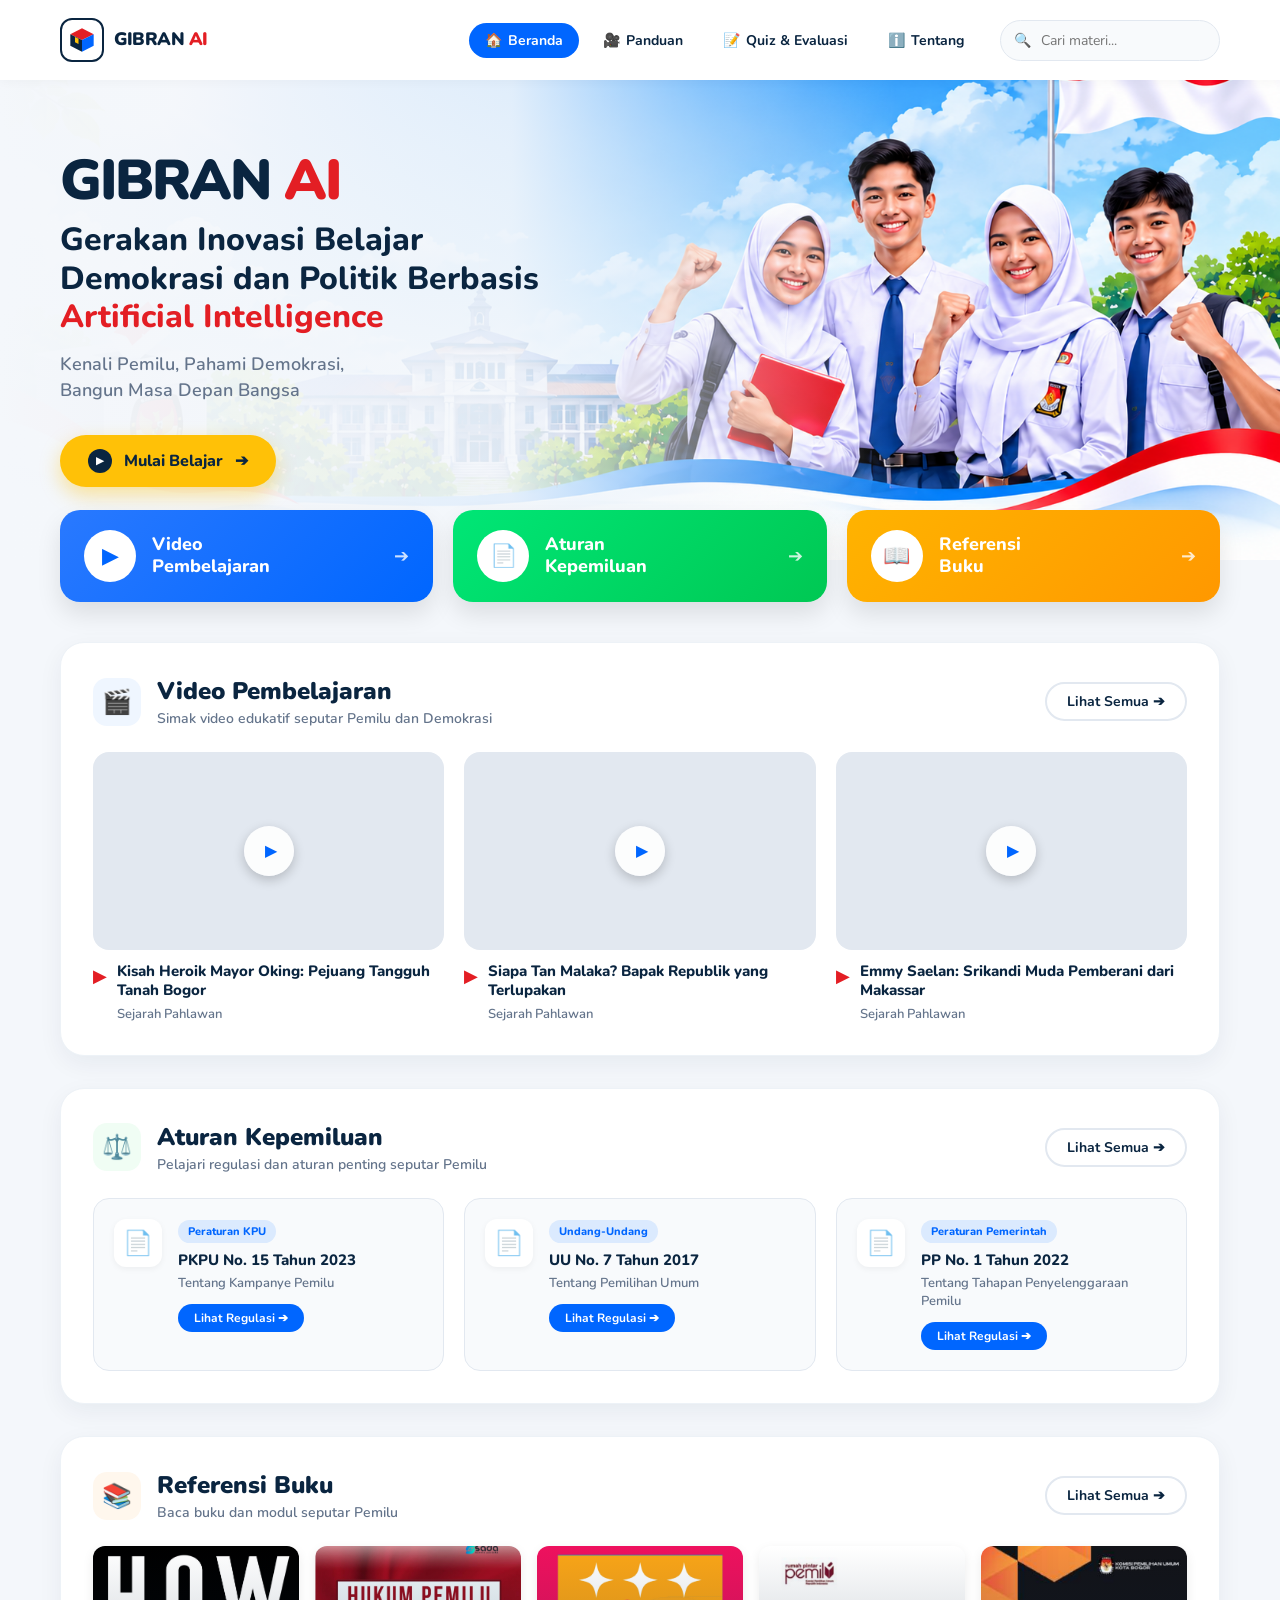
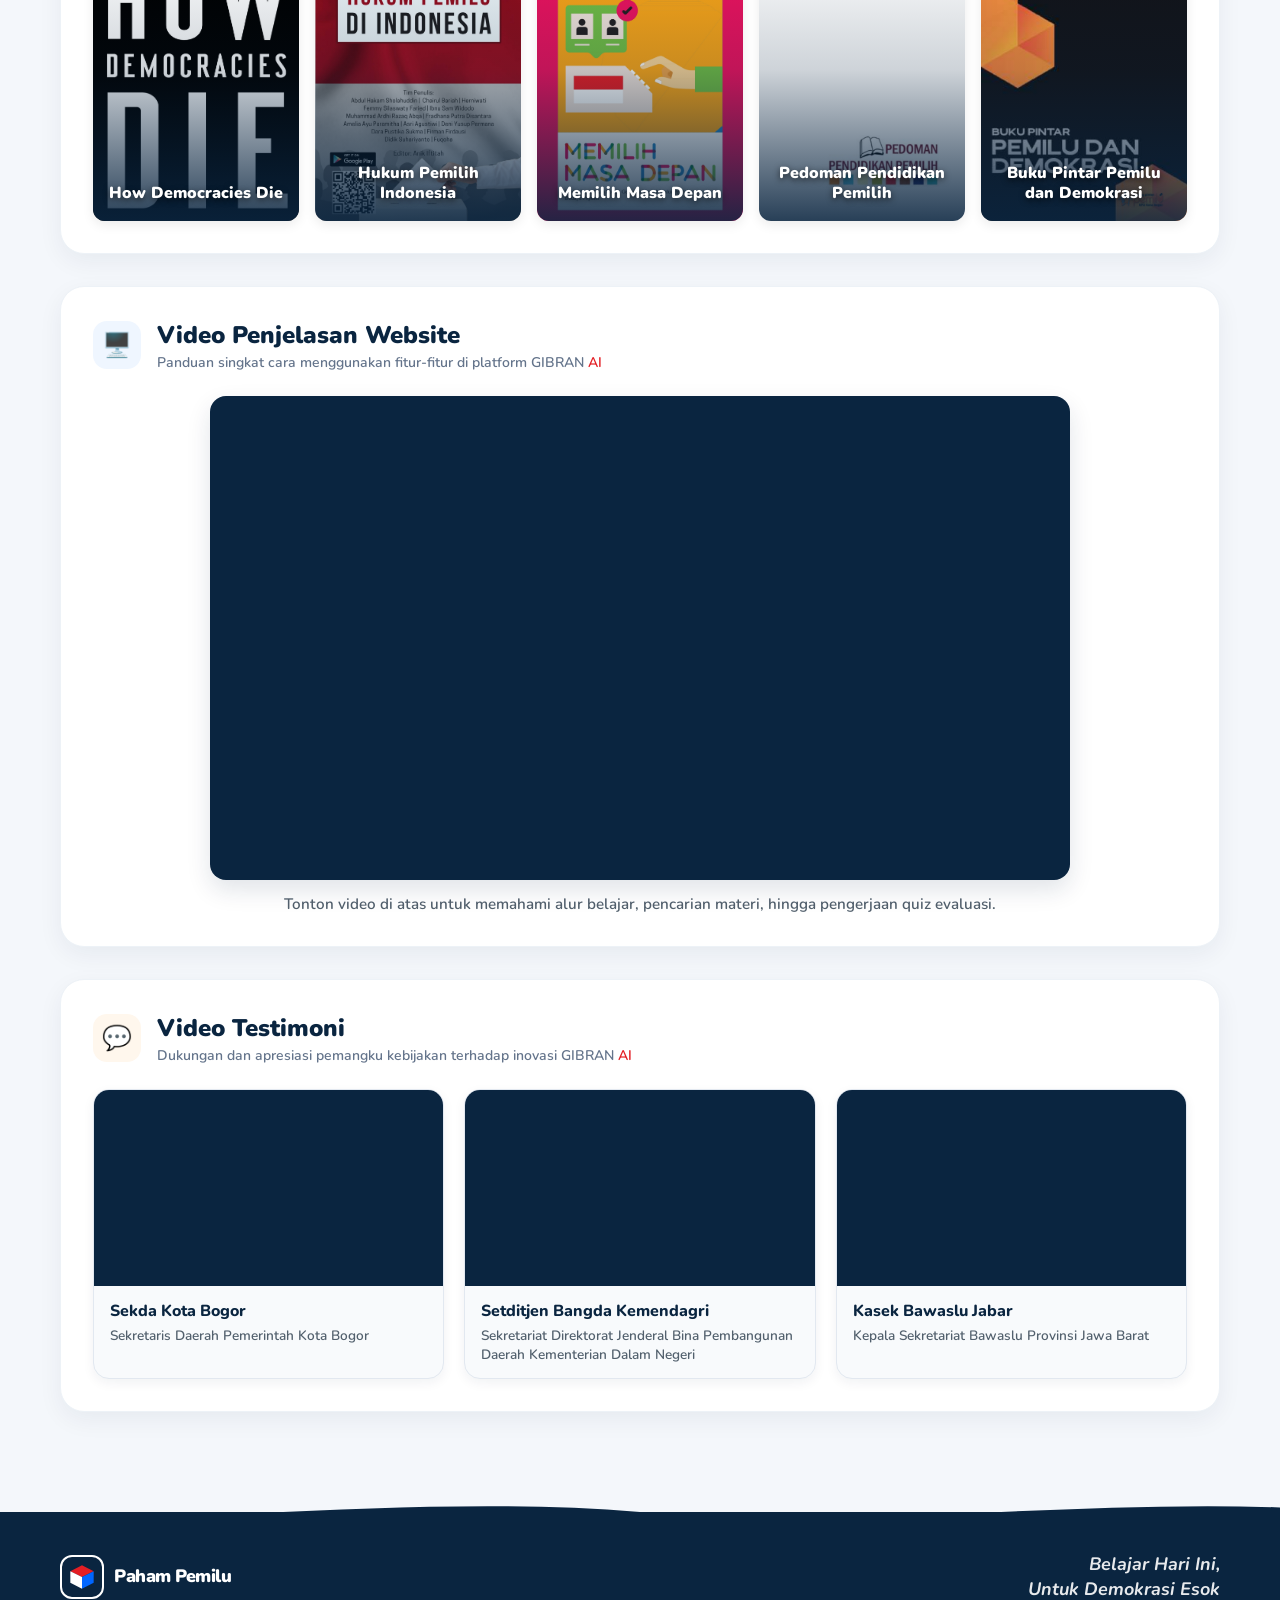
<file: index.html>
<!DOCTYPE html>
<html lang="id">
<head>
<meta charset="UTF-8">
<meta name="viewport" content="width=device-width,initial-scale=1">
<title>Paham Pemilu — Media Edukasi</title>
<link rel="stylesheet" href="assets/public.css">
<link href="https://fonts.googleapis.com/css2?family=Nunito:wght@400;600;700;800;900&display=swap" rel="stylesheet">
<style>
  /* Warna merah untuk tulisan AI dan Artificial Intelligence */
  .text-red {
    color: #E31E24 !important;
  }

  /* Styling tambahan khusus untuk section Video Penjelasan Website */
  .guide-video-wrapper {
    position: relative;
    width: 100%;
    max-width: 860px;
    margin: 0 auto;
    aspect-ratio: 16 / 9;
    border-radius: 16px;
    overflow: hidden;
    background: #0A2540;
    box-shadow: 0 10px 25px rgba(10, 37, 64, 0.12);
  }
  .guide-video-wrapper iframe,
  .guide-video-wrapper video {
    position: absolute;
    top: 0;
    left: 0;
    width: 100%;
    height: 100%;
    border: none;
    object-fit: cover;
  }
  .guide-caption {
    text-align: center;
    margin-top: 14px;
    color: #52606D;
    font-size: 0.95rem;
  }

  /* Styling Section Video Testimoni */
  .testimoni-grid {
    display: grid;
    grid-template-columns: repeat(auto-fit, minmax(300px, 1fr));
    gap: 20px;
  }
  .testimoni-card {
    background: #F8FAFC;
    border: 1px solid #E2E8F0;
    border-radius: 16px;
    overflow: hidden;
    box-shadow: 0 4px 12px rgba(10, 37, 64, 0.06);
  }
  .testimoni-video-box {
    position: relative;
    width: 100%;
    aspect-ratio: 16 / 9;
    background: #0A2540;
  }
  .testimoni-video-box iframe,
  .testimoni-video-box video {
    position: absolute;
    top: 0;
    left: 0;
    width: 100%;
    height: 100%;
    border: none;
    object-fit: cover;
  }
  .testimoni-info {
    padding: 14px 16px;
  }
  .testimoni-info h4 {
    margin: 0 0 4px;
    color: #0A2540;
    font-size: 1rem;
    font-weight: 800;
  }
  .testimoni-info p {
    margin: 0;
    color: #52606D;
    font-size: 0.85rem;
  }

  /* Styling Sampul Gambar Referensi Buku */
  .b-cover.has-cover-img {
    background-size: cover !important;
    background-position: center !important;
    background-repeat: no-repeat !important;
    position: relative;
    overflow: hidden;
    align-items: flex-end;
    padding-bottom: 18px;
  }
  .b-cover.has-cover-img::after {
    content: "";
    position: absolute;
    inset: 0;
    background: linear-gradient(to top, rgba(10, 37, 64, 0.88) 0%, rgba(10, 37, 64, 0.2) 55%, transparent 100%);
    z-index: 1;
  }
  .b-cover.has-cover-img h3 {
    position: relative;
    z-index: 2;
    color: #ffffff !important;
    text-shadow: 0 2px 6px rgba(0,0,0,0.65);
  }

  /* Kontainer Modal Video yang bersih tanpa bentrok aspect-ratio */
  #videoContent {
    width: 100%;
    background: #000;
  }
</style>
</head>
<body>

<!-- NAVBAR -->
<header class="site-header">
  <div class="container nav-container">
    <a href="#" class="brand">
      <div class="brand-logo">
        <svg viewBox="0 0 24 24" fill="none" xmlns="http://www.w3.org/2000/svg">
          <path d="M12 2L2 7L12 12L22 7L12 2Z" fill="#E31E24"/>
          <path d="M2 7V17L12 22V12L2 7Z" fill="#0A2540"/>
          <path d="M22 7V17L12 22V12L22 7Z" fill="#0066FF"/>
          <path d="M6 9.5V14L9 15.5V11L6 9.5Z" fill="#FFC107"/>
        </svg>
      </div>
      <div class="brand-text">
        <div class="brand-title">GIBRAN <span class="text-red">AI</span></div>
      </div>
    </a>

    <!-- Menu Navigasi & Pencarian digabung di kanan -->
    <div class="nav-right">
      <nav class="nav-links">
        <a href="#" class="active" onclick="scrollToTop(event)"><span class="icon">🏠</span> Beranda</a>
        <a href="#panduan"><span class="icon">🎥</span> Panduan</a>
        <a href="#" onclick="event.preventDefault(); openQuiz()"><span class="icon">📝</span> Quiz & Evaluasi</a>
        <a href="#" onclick="event.preventDefault(); openTentang()"><span class="icon">ℹ️</span> Tentang</a>
      </nav>

      <div class="nav-search">
        <input type="text" placeholder="Cari materi..." id="globalSearchInput" onkeyup="globalSearch(this.value)">
        <span class="search-icon">🔍</span>
      </div>
    </div>
  </div>
</header>

<!-- HERO SECTION -->
<section class="hero-section">
  <div class="hero-bg">
    <img src="assets/background.png" alt="Siswa Paham Pemilu" class="hero-image">
    <div class="hero-overlay"></div>
  </div>
  
  <div class="container hero-content">
    <div class="hero-text">
      <h1><span class="text-navy">GIBRAN</span> <span class="text-red">AI</span></h1>
      <h2>Gerakan Inovasi Belajar Demokrasi dan Politik Berbasis <span class="text-red">Artificial Intelligence</span></h2>
      <p>Kenali Pemilu, Pahami Demokrasi,<br>Bangun Masa Depan Bangsa</p>
      <a href="#video" class="btn-hero">
        <span class="btn-icon">▶</span>
        Mulai Belajar
        <span class="btn-arrow">➔</span>
      </a>
    </div>
  </div>
</section>

<!-- KATEGORI KARTU -->
<div class="container category-wrapper">
  <div class="category-grid">
    <a href="#video" class="cat-card cat-blue">
      <div class="cat-icon">▶</div>
      <div class="cat-text"><h3>Video<br>Pembelajaran</h3></div>
      <div class="cat-arrow">➔</div>
    </a>
    <a href="#aturan" class="cat-card cat-green">
      <div class="cat-icon">📄</div>
      <div class="cat-text"><h3>Aturan<br>Kepemiluan</h3></div>
      <div class="cat-arrow">➔</div>
    </a>
    <a href="#buku" class="cat-card cat-orange">
      <div class="cat-icon">📖</div>
      <div class="cat-text"><h3>Referensi<br>Buku</h3></div>
      <div class="cat-arrow">➔</div>
    </a>
  </div>
</div>

<!-- MAIN CONTENT WRAPPER -->
<div class="container main-content">

  <!-- SECTION 1: VIDEO -->
  <section class="content-box" id="video">
    <div class="box-header">
      <div class="header-left">
        <div class="header-icon icon-blue">🎬</div>
        <div>
          <h2>Video Pembelajaran</h2>
          <p>Simak video edukatif seputar Pemilu dan Demokrasi</p>
        </div>
      </div>
      <a href="#" onclick="event.preventDefault(); openAll('video')" class="btn-lihat">Lihat Semua ➔</a>
    </div>
    <div class="video-grid" id="videoGrid"></div>
  </section>

  <!-- SECTION 2: ATURAN -->
  <section class="content-box" id="aturan">
    <div class="box-header">
      <div class="header-left">
        <div class="header-icon icon-green">⚖️</div>
        <div>
          <h2>Aturan Kepemiluan</h2>
          <p>Pelajari regulasi dan aturan penting seputar Pemilu</p>
        </div>
      </div>
      <a href="#" onclick="event.preventDefault(); openAll('aturan')" class="btn-lihat">Lihat Semua ➔</a>
    </div>
    <div class="rule-grid" id="rulesGrid"></div>
  </section>

  <!-- SECTION 3: BUKU -->
  <section class="content-box" id="buku">
    <div class="box-header">
      <div class="header-left">
        <div class="header-icon icon-orange">📚</div>
        <div>
          <h2>Referensi Buku</h2>
          <p>Baca buku dan modul seputar Pemilu</p>
        </div>
      </div>
      <a href="#" onclick="event.preventDefault(); openAll('buku')" class="btn-lihat">Lihat Semua ➔</a>
    </div>
    <div class="book-grid" id="booksGrid"></div>
  </section>

  <!-- SECTION 4: VIDEO PENJELASAN WEBSITE (YOUTUBE) -->
  <section class="content-box" id="panduan">
    <div class="box-header">
      <div class="header-left">
        <div class="header-icon icon-blue">🖥️</div>
        <div>
          <h2>Video Penjelasan Website</h2>
          <p>Panduan singkat cara menggunakan fitur-fitur di platform GIBRAN <span class="text-red">AI</span></p>
        </div>
      </div>
    </div>

    <div class="guide-video-wrapper">
      <iframe 
        src="https://www.youtube.com/embed/J7tcdBLmKdo" 
        title="Video Penjelasan Website GIBRAN AI" 
        allow="accelerometer; autoplay; clipboard-write; encrypted-media; gyroscope; picture-in-picture; web-share" 
        referrerpolicy="strict-origin-when-cross-origin"
        allowfullscreen>
      </iframe>
    </div>
    <p class="guide-caption">
      Tonton video di atas untuk memahami alur belajar, pencarian materi, hingga pengerjaan quiz evaluasi.
    </p>
  </section>

  <!-- SECTION 5: VIDEO TESTIMONI (YOUTUBE) -->
  <section class="content-box" id="testimoni">
    <div class="box-header">
      <div class="header-left">
        <div class="header-icon icon-orange">💬</div>
        <div>
          <h2>Video Testimoni</h2>
          <p>Dukungan dan apresiasi pemangku kebijakan terhadap inovasi GIBRAN <span class="text-red">AI</span></p>
        </div>
      </div>
    </div>

    <div class="testimoni-grid">
      <!-- Testimoni 1: Sekda Kota Bogor -->
      <div class="testimoni-card">
        <div class="testimoni-video-box">
          <iframe 
            src="https://www.youtube.com/embed/QT7jP7ztZds" 
            title="Testimoni Sekda Kota Bogor" 
            allow="accelerometer; autoplay; clipboard-write; encrypted-media; gyroscope; picture-in-picture; web-share" 
            referrerpolicy="strict-origin-when-cross-origin"
            allowfullscreen>
          </iframe>
        </div>
        <div class="testimoni-info">
          <h4>Sekda Kota Bogor</h4>
          <p>Sekretaris Daerah Pemerintah Kota Bogor</p>
        </div>
      </div>

      <!-- Testimoni 2: Setditjen Bangda Kemendagri -->
      <div class="testimoni-card">
        <div class="testimoni-video-box">
          <iframe 
            src="https://www.youtube.com/embed/PEQueV6K4Hc" 
            title="Testimoni Setditjen Bangda Kemendagri" 
            allow="accelerometer; autoplay; clipboard-write; encrypted-media; gyroscope; picture-in-picture; web-share" 
            referrerpolicy="strict-origin-when-cross-origin"
            allowfullscreen>
          </iframe>
        </div>
        <div class="testimoni-info">
          <h4>Setditjen Bangda Kemendagri</h4>
          <p>Sekretariat Direktorat Jenderal Bina Pembangunan Daerah Kementerian Dalam Negeri</p>
        </div>
      </div>

      <!-- Testimoni 3: Kasek Bawaslu Jabar -->
      <div class="testimoni-card">
        <div class="testimoni-video-box">
          <iframe 
            src="https://www.youtube.com/embed/O606MycylY4" 
            title="Testimoni Kasek Bawaslu Jabar" 
            allow="accelerometer; autoplay; clipboard-write; encrypted-media; gyroscope; picture-in-picture; web-share" 
            referrerpolicy="strict-origin-when-cross-origin"
            allowfullscreen>
          </iframe>
        </div>
        <div class="testimoni-info">
          <h4>Kasek Bawaslu Jabar</h4>
          <p>Kepala Sekretariat Bawaslu Provinsi Jawa Barat</p>
        </div>
      </div>
    </div>
  </section>

</div>

<!-- FOOTER (Tanpa Ikon Sosmed) -->
<footer class="site-footer">
  <div class="footer-wave"></div>
  <div class="container footer-content" style="justify-content: space-between;">
    <div class="footer-brand">
      <div class="brand-logo" style="border-color:#fff">
        <svg viewBox="0 0 24 24" fill="none" xmlns="http://www.w3.org/2000/svg">
          <path d="M12 2L2 7L12 12L22 7L12 2Z" fill="#E31E24"/>
          <path d="M2 7V17L12 22V12L2 7Z" fill="#fff"/>
          <path d="M22 7V17L12 22V12L22 7Z" fill="#0066FF"/>
        </svg>
      </div>
      <div class="brand-text" style="color:#fff">
        <div class="brand-title" style="color:#fff">Paham Pemilu</div>
      </div>
    </div>
    <div class="footer-tagline" style="text-align: right;">
      <em>Belajar Hari Ini,<br>Untuk Demokrasi Esok</em>
    </div>
  </div>
</footer>

<!-- ================= MODALS ================= -->

<!-- 1. Modal Video Player -->
<div class="modal" id="videoModal">
  <div class="modal-box">
    <button class="modal-close" onclick="closeVideo()">✕</button>
    <div id="videoContent"></div>
  </div>
</div>

<!-- 2. Modal Lihat Semua File -->
<div class="modal" id="allModal">
  <div class="modal-box large-modal">
    <button class="modal-close" onclick="closeAll()">✕</button>
    <h2 id="allModalTitle" style="color:var(--navy); margin-bottom: 20px;">Semua Item</h2>
    <div class="modal-scroll-area">
      <div class="video-grid" id="allGrid"></div>
    </div>
  </div>
</div>

<!-- 3. Modal Quiz & Evaluasi -->
<div class="modal" id="quizModal">
  <div class="modal-box large-modal">
    <button class="modal-close" onclick="closeQuiz()">✕</button>
    <h2 style="color:var(--navy); margin-bottom: 20px;">Quiz & Evaluasi</h2>
    <div id="quizContainer" class="quiz-container">
      <!-- Diisi via JS -->
    </div>
  </div>
</div>

<!-- 4. Modal Tentang -->
<div class="modal" id="tentangModal">
  <div class="modal-box large-modal">
    <button class="modal-close" onclick="closeTentang()">✕</button>
    <div class="tentang-content">
      <h2 style="color:var(--navy); margin-bottom: 16px;">Tentang GIBRAN <span class="text-red">AI</span></h2>
      <p><strong>GIBRAN <span class="text-red">AI</span></strong> adalah platform media edukasi digital yang dirancang khusus untuk membantu guru dan siswa memahami seluk-beluk kepemiluan dan demokrasi di Indonesia.</p>
      <p>Tujuan kami adalah menciptakan generasi muda yang cerdas dalam berdemokrasi, memahami hak dan kewajibannya sebagai warga negara, serta memiliki kesadaran tinggi untuk berpartisipasi dalam Pemilu.</p>
      <p>Melalui video pembelajaran, kumpulan aturan, referensi buku, dan quiz interaktif, kami berharap pendidikan politik dapat diakses dengan mudah, menyenangkan, dan relevan dengan dunia pendidikan.</p>
    </div>
  </div>
</div>

<script src="assets/store.js"></script>
<script>
// =========================================================================
// EDIT LINK GAMBAR SAMPUL BUKU DI SINI (URUTAN SESUAI DAFTAR BUKU)
// Anda juga bisa mengisi properti "cover_path" langsung di dalam assets/store.js
// =========================================================================
const customBookCovers = [
  "", // Link gambar sampul Buku ke-1 (contoh: "assets/sampul1.jpg" atau "https://...")
  "", // Link gambar sampul Buku ke-2
  "", // Link gambar sampul Buku ke-3
  "", // Link gambar sampul Buku ke-4
  ""  // Link gambar sampul Buku ke-5
];

// Fallback jika helper di store.js belum tersedia
if (typeof esc !== 'function') {
  window.esc = function(str) {
    return String(str ?? '')
      .replace(/&/g, '&amp;')
      .replace(/</g, '&lt;')
      .replace(/>/g, '&gt;')
      .replace(/"/g, '&quot;')
      .replace(/'/g, '&#39;');
  };
}

function getYoutubeId(url) {
  const str = String(url || '').trim();
  const match = str.match(/(?:youtu\.be\/|youtube\.com\/(?:watch\?(?:.*&)?v=|embed\/|v\/|shorts\/))([a-zA-Z0-9_-]{11})/);
  return match ? match[1] : '';
}

window.ytThumb = function(url) {
  const id = getYoutubeId(url);
  return id ? `https://img.youtube.com/vi/${id}/hqdefault.jpg` : '';
};

function toEmbedYoutube(url) {
  const id = getYoutubeId(url);
  return id ? `https://www.youtube.com/embed/${id}` : url;
}

function toEmbedGdrive(url) {
  const str = String(url || '').trim();
  const match = str.match(/\/file\/d\/([^\/?#]+)/) || str.match(/[?&]id=([^&]+)/);
  if (match) {
    return `https://drive.google.com/file/d/${match[1]}/preview`;
  }
  return str.includes('/view') ? str.replace('/view', '/preview') : str;
}

let searchQuery = ""; // Variabel penampung kata kunci pencarian

// --- RENDER DATA HOMEPAGE & PENCARIAN ---
function render(){
  if (typeof APStore === 'undefined') return;

  const videos = APStore.getList('videos') || [];
  const rules  = APStore.getList('rules') || [];
  const books  = APStore.getList('books') || [];

  // Filter Data Berdasarkan Pencarian
  const filteredVideos = videos.filter(v => (v.judul + ' ' + (v.kategori||'') + ' ' + (v.deskripsi||'')).toLowerCase().includes(searchQuery));
  const filteredRules  = rules.filter(r => (r.judul + ' ' + (r.kategori||'') + ' ' + (r.deskripsi||'')).toLowerCase().includes(searchQuery));
  const filteredBooks  = books.filter(b => (b.judul + ' ' + (b.penulis||'') + ' ' + (b.penerbit||'')).toLowerCase().includes(searchQuery));

  // 1. Render Video
  const vg = document.getElementById('videoGrid');
  const vLimit = searchQuery ? filteredVideos.length : 3;
  if (!filteredVideos.length){
    vg.innerHTML = '<div class="empty">Video tidak ditemukan.</div>';
  } else {
    vg.innerHTML = filteredVideos.slice(0, vLimit).map(v => generateVideoCard(v)).join('');
  }

  // 2. Render Aturan
  const rg = document.getElementById('rulesGrid');
  const rLimit = searchQuery ? filteredRules.length : 3;
  if (!filteredRules.length){
    rg.innerHTML = '<div class="empty">Aturan tidak ditemukan.</div>';
  } else {
    rg.innerHTML = filteredRules.slice(0, rLimit).map(r => generateRuleCard(r)).join('');
  }

  // 3. Render Buku
  const bg = document.getElementById('booksGrid');
  const bLimit = searchQuery ? filteredBooks.length : 5;
  if (!filteredBooks.length){
    bg.innerHTML = '<div class="empty">Buku tidak ditemukan.</div>';
  } else {
    bg.innerHTML = filteredBooks.slice(0, bLimit).map((b, i) => generateBookCard(b, i)).join('');
  }
}

// --- FUNGSI PENCARIAN ---
function globalSearch(val) {
  searchQuery = val.toLowerCase().trim();
  render();
}

// --- TEMPLATE FUNCTIONS ---
function generateVideoCard(v) {
  const rawUrl = String(v.url || v.src || '').trim();
  const ytId = getYoutubeId(rawUrl);
  let thumb = '';
  
  if (ytId) {
    thumb = `https://img.youtube.com/vi/${ytId}/hqdefault.jpg`;
  } else if (v.thumbnail) {
    thumb = v.thumbnail; 
  } else {
    thumb = 'https://images.unsplash.com/photo-1540910419892-4a36d2c3266c?q=80&w=600&auto=format&fit=crop'; 
  }

  return `
    <div class="v-card" data-tipe="${esc(v.tipe || '')}" data-src="${esc(rawUrl)}" onclick="openVideoFromCard(this)">
      <div class="v-thumb" style="background-image:url('${esc(thumb)}')">
        <div class="v-play">▶</div>
      </div>
      <div class="v-info">
        <div class="v-yt-icon">▶</div>
        <div>
          <h3>${esc(v.judul)}</h3>
          <p>${esc(v.kategori)}</p>
        </div>
      </div>
    </div>`;
}

function openVideoFromCard(el) {
  openVideo({
    tipe: el.getAttribute('data-tipe') || '',
    src: el.getAttribute('data-src') || ''
  });
}

function generateRuleCard(r) {
  return `
    <div class="r-card">
      <div class="r-icon">📄</div>
      <div class="r-info">
        <span class="r-badge">${esc(r.kategori)}</span>
        <h3>${esc(r.judul)}</h3>
        <p>${esc(r.deskripsi||'')}</p>
        <a href="${esc(r.file_path||'#')}" target="_blank" rel="noopener noreferrer" class="r-btn">Lihat Regulasi ➔</a>
      </div>
    </div>`;
}

function generateBookCard(b, index) {
  const coverClasses = ['c-navy', 'c-white', 'c-red', 'c-blue', 'c-yellow'];
  const cls = coverClasses[index % coverClasses.length];
  
  // Cek link gambar sampul dari store.js (cover_path) atau dari array customBookCovers
  const coverImg = (b.cover_path || b.cover || b.gambar || b.thumbnail || customBookCovers[index] || '').trim();
  const coverStyle = coverImg ? `style="background-image:url('${esc(coverImg)}')"` : '';
  const extraClass = coverImg ? 'has-cover-img' : cls;

  return `
    <div class="b-card" onclick="window.open('${esc(b.file_path||'#')}', '_blank', 'noopener,noreferrer')" style="cursor:pointer">
      <div class="b-cover ${extraClass}" ${coverStyle}>
        <h3>${esc(b.judul)}</h3>
      </div>
    </div>`;
}

// --- LOGIKA VIDEO MODAL ---
function openVideo(data){
  const content = document.getElementById('videoContent');
  const rawSrc = String(data && data.src ? data.src : '').trim();
  
  if (!rawSrc){
    content.innerHTML = '<div style="padding:60px;text-align:center;color:#fff">Video belum diset.</div>';
  } else if (data.tipe === 'youtube' || getYoutubeId(rawSrc)){
    const embedSrc = toEmbedYoutube(rawSrc);
    const separator = embedSrc.includes('?') ? '&' : '?';
    content.innerHTML = `<iframe src="${esc(embedSrc)}${separator}autoplay=1" allowfullscreen allow="autoplay; encrypted-media"></iframe>`;
  } else if (data.tipe === 'gdrive' || rawSrc.includes('drive.google.com')) {
    const embedUrl = toEmbedGdrive(rawSrc);
    content.innerHTML = `
      <div style="position:relative; width:100%; aspect-ratio:16/9; background:#000;">
        <iframe src="${esc(embedUrl)}" style="position:absolute; top:0; left:0; width:100%; height:100%; border:none;" allowfullscreen allow="autoplay"></iframe>
      </div>
    `;
  } else {
    content.innerHTML = `<video src="${esc(rawSrc)}" controls autoplay></video>`;
  }
  
  document.getElementById('videoModal').classList.add('open');
}

function closeVideo(){
  document.getElementById('videoContent').innerHTML = '';
  document.getElementById('videoModal').classList.remove('open');
}

// --- LOGIKA LIHAT SEMUA ---
function openAll(type){
  const title = document.getElementById('allModalTitle');
  const grid = document.getElementById('allGrid');
  
  if (type === 'video') {
    title.textContent = 'Semua Video Pembelajaran';
    grid.className = 'video-grid';
    grid.innerHTML = APStore.getList('videos').map(v => generateVideoCard(v)).join('');
  } else if (type === 'aturan') {
    title.textContent = 'Semua Aturan Kepemiluan';
    grid.className = 'rule-grid';
    grid.innerHTML = APStore.getList('rules').map(r => generateRuleCard(r)).join('');
  } else if (type === 'buku') {
    title.textContent = 'Semua Referensi Buku';
    grid.className = 'book-grid';
    grid.innerHTML = APStore.getList('books').map((b, i) => generateBookCard(b, i)).join('');
  }
  
  document.getElementById('allModal').classList.add('open');
}
function closeAll(){
  document.getElementById('allModal').classList.remove('open');
}

// --- LOGIKA TENTANG ---
function openTentang() { document.getElementById('tentangModal').classList.add('open'); }
function closeTentang() { document.getElementById('tentangModal').classList.remove('open'); }

// --- LOGIKA QUIZ & EVALUASI ---
const quizData = [
  { q: "Apa asas utama Pemilu di Indonesia?", options: ["Bebas, Rahasia, Jujur, Adil", "Langsung, Umum, Bebas, Rahasia, Jujur, Adil (LUBER JURDIL)", "Cepat, Tepat, Murah", "Terbuka dan Transparan"], answer: 1 },
  { q: "Siapa penyelenggara Pemilu di Indonesia?", options: ["Pemerintah", "DPR", "KPU, Bawaslu, dan DKPP", "Polisi"], answer: 2 },
  { q: "Pada usia berapa seseorang berhak memberikan suara dalam Pemilu di Indonesia?", options: ["15 Tahun", "17 Tahun atau sudah menikah", "21 Tahun", "18 Tahun"], answer: 1 },
  { q: "Apa singkatan dari KPU?", options: ["Komisi Pemilihan Umum", "Komite Pemilu Utama", "Kantor Pemungutan Suara", "Komunitas Peduli Pemilu"], answer: 0 },
  { q: "Apa fungsi utama surat suara?", options: ["Sebagai tanda pengenal", "Untuk mencoblos calon pilihan", "Sebagai bukti sudah memilih", "Untuk absensi kehadiran"], answer: 1 }
];

function openQuiz() {
  const container = document.getElementById('quizContainer');
  container.innerHTML = `
    <form id="quizForm" onsubmit="submitQuiz(event)">
      ${quizData.map((item, index) => `
        <div class="quiz-item">
          <p class="quiz-question">${index + 1}. ${item.q}</p>
          <div class="quiz-options">
            ${item.options.map((opt, i) => `
              <label class="quiz-label">
                <input type="radio" name="q${index}" value="${i}" required>
                <span class="quiz-radio-text">${opt}</span>
              </label>
            `).join('')}
          </div>
        </div>
      `).join('')}
      <button type="submit" class="btn-submit-quiz">Selesai & Lihat Skor</button>
    </form>
  `;
  document.getElementById('quizModal').classList.add('open');
}

function closeQuiz() {
  document.getElementById('quizModal').classList.remove('open');
}

function submitQuiz(e) {
  e.preventDefault();
  let score = 0;
  const form = e.target;
  
  quizData.forEach((item, index) => {
    const selected = form.querySelector(`input[name="q${index}"]:checked`);
    if (selected && parseInt(selected.value, 10) === item.answer) {
      score++;
    }
  });

  const total = quizData.length;
  const percentage = Math.round((score / total) * 100);
  let message = "";
  
  if (percentage === 100) message = "Luar biasa! Pemahaman Anda sangat sempurna.";
  else if (percentage >= 80) message = "Bagus sekali! Pemahaman Anda sangat baik.";
  else if (percentage >= 60) message = "Cukup baik! Terus tingkatkan belajar Anda.";
  else message = "Jangan menyerah! Mari pelajari kembali materi Pemilu.";

  document.getElementById('quizContainer').innerHTML = `
    <div class="quiz-result">
      <h3>Skor Anda</h3>
      <div class="score-circle">${percentage}</div>
      <p class="score-text">Benar ${score} dari ${total} soal</p>
      <p class="score-message">${message}</p>
      <button onclick="openQuiz()" class="btn-submit-quiz">Ulangi Quiz</button>
    </div>
  `;
}

// --- UTILITAS LAINNYA ---
function scrollToTop(e) { e.preventDefault(); window.scrollTo({top:0, behavior:'smooth'}); }

// Menutup Modal saat area luar (backdrop gelap) diklik
document.querySelectorAll('.modal').forEach(modal => {
  modal.addEventListener('click', e => {
    if (e.target === modal) {
      if (modal.id === 'videoModal') closeVideo();
      else modal.classList.remove('open');
    }
  });
});

// Menutup Modal dengan tombol ESC
document.addEventListener('keydown', e => {
  if (e.key === 'Escape') {
    closeVideo();
    closeAll();
    closeTentang();
    closeQuiz();
  }
});

render();
</script>
</body>
</html>
</file>
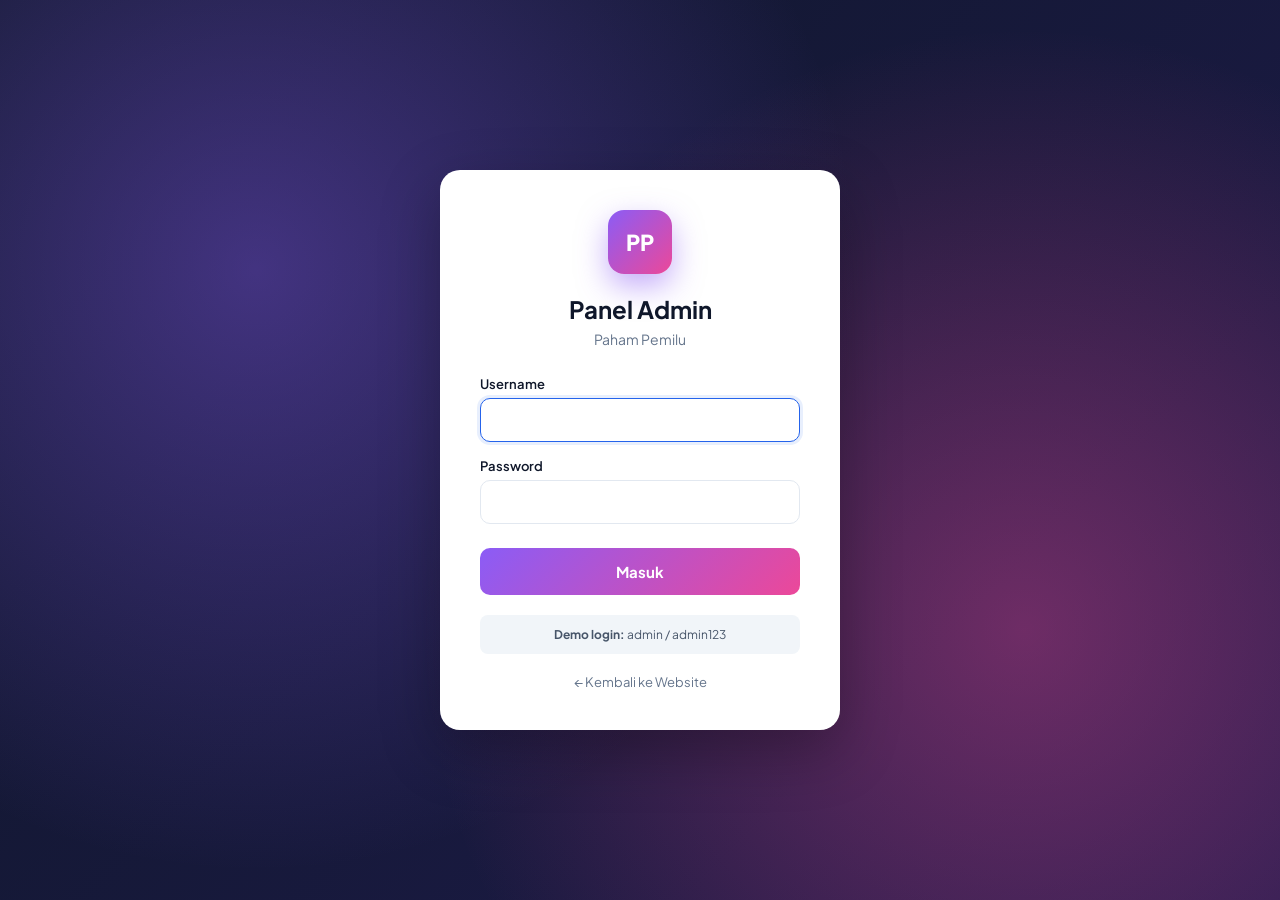
<file: admin/index.html>
<!DOCTYPE html>
<html lang="id">
<head>
<meta charset="UTF-8">
<meta name="viewport" content="width=device-width,initial-scale=1">
<title>Login Admin — Paham Pemilu</title>
<link rel="stylesheet" href="../assets/admin.css">
<link href="https://fonts.googleapis.com/css2?family=Plus+Jakarta+Sans:wght@400;500;600;700;800;900&display=swap" rel="stylesheet">
<style>
  .login-page{
    background:
      radial-gradient(circle at 20% 30%,rgba(139,92,246,.4),transparent 50%),
      radial-gradient(circle at 80% 70%,rgba(236,72,153,.4),transparent 50%),
      linear-gradient(135deg,#0f172a,#1e1b4b)!important;
  }
  .login-logo{
    background:linear-gradient(135deg,#8b5cf6,#ec4899)!important;
    box-shadow:0 12px 30px rgba(139,92,246,.5)!important;
    animation:bounceY 3s ease-in-out infinite;
  }
  @keyframes bounceY{0%,100%{transform:translateY(0)}50%{transform:translateY(-8px)}}
  .login-box button{
    background:linear-gradient(135deg,#8b5cf6,#ec4899)!important;
    transition:transform .2s,box-shadow .2s;
  }
  .login-box button:hover{
    transform:translateY(-2px);
    box-shadow:0 10px 24px rgba(139,92,246,.45);
  }
</style>
</head>
<body class="login-page">
<script>
  if (sessionStorage.getItem('ap_admin') === '1') location.replace('dashboard.html');
</script>
<div class="login-box">
  <div class="login-logo">PP</div>
  <h1>Panel Admin</h1>
  <p>Paham Pemilu</p>
  <div id="errorBox" style="display:none" class="alert error"></div>
  <form id="loginForm">
    <label>Username</label>
    <input name="username" id="username" required autofocus autocomplete="username">
    <label>Password</label>
    <input type="password" name="password" id="password" required autocomplete="current-password">
    <button type="submit">Masuk</button>
  </form>
  <div style="margin-top:20px;padding:12px;background:#f1f5f9;border-radius:8px;font-size:12px;color:#475569">
    <b>Demo login:</b> admin / admin123
  </div>
  <a href="../index.html" class="back-link">← Kembali ke Website</a>
</div>
<script>
document.getElementById('loginForm').addEventListener('submit', function(e){
  e.preventDefault();
  const u = document.getElementById('username').value.trim();
  const p = document.getElementById('password').value;
  if (u === 'admin' && p === 'admin123') {
    sessionStorage.setItem('ap_admin', '1');
    sessionStorage.setItem('ap_admin_nama', 'Administrator');
    location.href = 'dashboard.html';
  } else {
    const eb = document.getElementById('errorBox');
    eb.textContent = 'Username atau password salah';
    eb.style.display = 'block';
  }
});
</script>
</body>
</html>
</file>
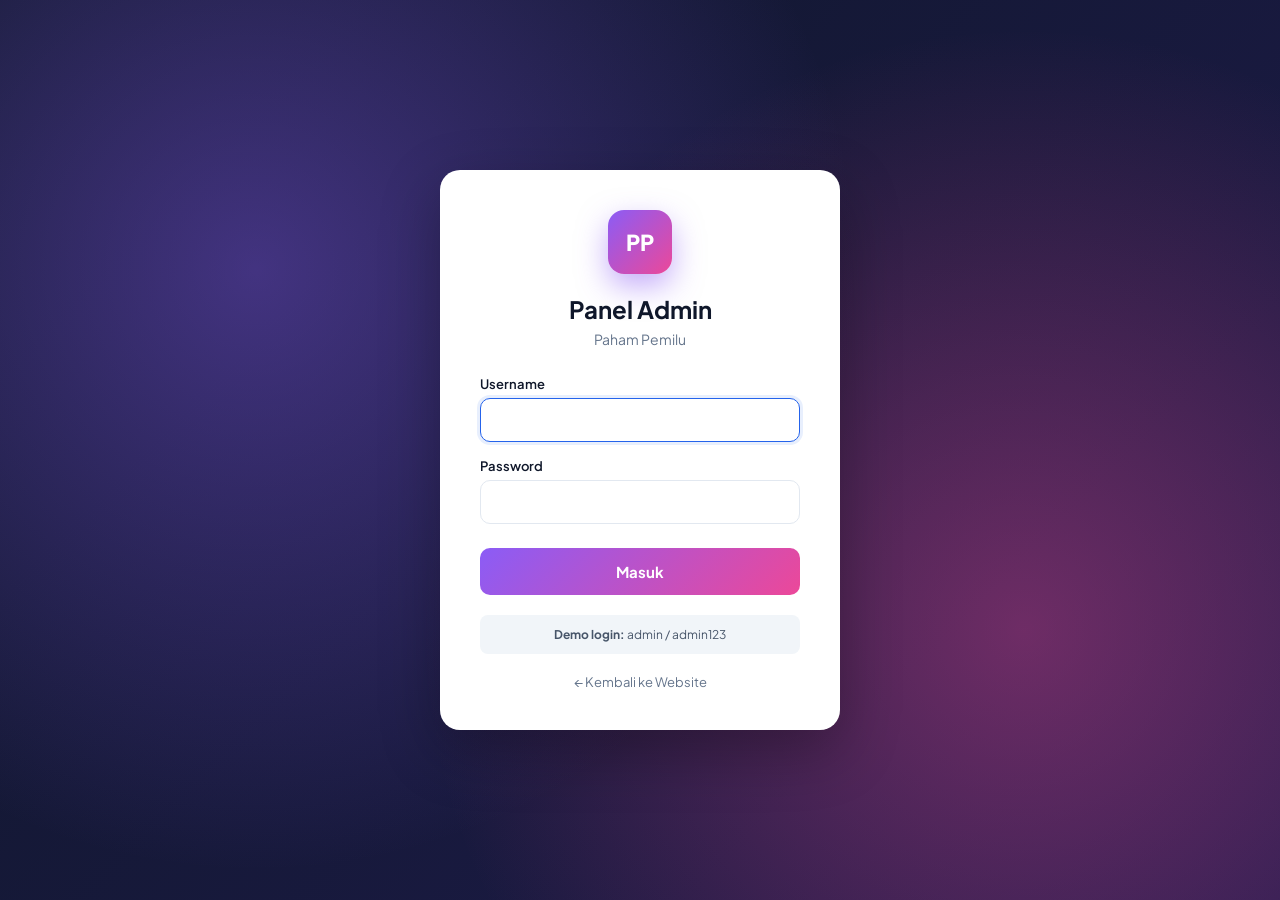
<file: admin/books.html>
<!DOCTYPE html>
<html lang="id">
<head>
<meta charset="UTF-8">
<meta name="viewport" content="width=device-width,initial-scale=1">
<title>Buku — Admin</title>
<link rel="stylesheet" href="../assets/admin.css">
<link href="https://fonts.googleapis.com/css2?family=Plus+Jakarta+Sans:wght@400;500;600;700;800&display=swap" rel="stylesheet">
</head>
<body class="admin-layout" data-page="books">
<aside id="sidebar" class="sidebar"></aside>
<main class="admin-main">
  <div class="topbar"><b>Halo, <span id="adminName"></span> 👋</b></div>
  <div id="flash"></div>

  <div class="page-head">
    <div>
      <h1 class="page-title">Referensi Buku</h1>
      <p class="page-sub" id="countLabel">0 buku</p>
    </div>
    <button class="btn btn-primary" onclick="openForm()">+ Tambah Buku</button>
  </div>

  <div class="table-wrap">
    <table>
      <thead>
        <tr><th>Cover</th><th>Judul</th><th>Penulis</th><th>Tahun</th><th>Aksi</th></tr>
      </thead>
      <tbody id="tbody"></tbody>
    </table>
  </div>
</main>

<div class="form-modal" id="formModal">
  <div class="form-modal-box">
    <h2 id="formTitle">Tambah Buku</h2>
    <form id="bookForm" onsubmit="return saveBook(event)">
      <input type="hidden" name="id" value="0">
      <input type="hidden" name="cover_path" value="">
      <label>Judul Buku</label>
      <input name="judul" required>
      <div class="row-2">
        <div><label>Penulis</label><input name="penulis"></div>
        <div><label>Penerbit</label><input name="penerbit"></div>
      </div>
      <label>Tahun</label>
      <input name="tahun" placeholder="2024">
      <label>Deskripsi</label>
      <textarea name="deskripsi" rows="3"></textarea>
      <label>URL File Buku (PDF)</label>
      <input name="file_path" placeholder="https://...">
      <label>Upload Cover (jpg/png, maks 1MB)</label>
      <input type="file" accept="image/*" onchange="handleCover(this)">
      <div id="coverPreview"></div>
      <div class="form-actions">
        <button class="btn btn-primary">💾 Simpan</button>
        <button type="button" class="btn btn-secondary" onclick="closeForm()">Batal</button>
      </div>
    </form>
  </div>
</div>

<script src="../assets/store.js"></script>
<script src="../assets/admin-header.js"></script>
<script>
function renderTable(){
  const list = APStore.getList('books');
  document.getElementById('countLabel').textContent = list.length + ' buku';
  const tb = document.getElementById('tbody');
  if (!list.length) {
    tb.innerHTML = '<tr><td colspan="5" class="empty-row">Belum ada buku</td></tr>';
    return;
  }
  tb.innerHTML = list.map(b => `
    <tr>
      <td>${b.cover_path ? `<img src="${esc(b.cover_path)}" style="width:40px;height:56px;object-fit:cover;border-radius:4px">` : '<div style="width:40px;height:56px;background:#f1f5f9;border-radius:4px;display:flex;align-items:center;justify-content:center;font-size:20px">📖</div>'}</td>
      <td><b>${esc(b.judul)}</b></td>
      <td>${esc(b.penulis || '-')}</td>
      <td>${esc(b.tahun || '-')}</td>
      <td class="actions">
        ${b.file_path && b.file_path !== '#' ? `<a href="${esc(b.file_path)}" target="_blank" class="btn-sm view">Baca</a>` : ''}
        <button class="btn-sm edit" onclick="openForm(${b.id})">Edit</button>
        <button class="btn-sm delete" onclick="deleteBook(${b.id})">Hapus</button>
      </td>
    </tr>`).join('');
}

function openForm(id){
  const modal = document.getElementById('formModal');
  const form = document.getElementById('bookForm');
  form.reset();
  document.getElementById('coverPreview').innerHTML = '';
  document.getElementById('formTitle').textContent = id ? 'Edit Buku' : 'Tambah Buku';
  if (id) {
    const b = APStore.getById('books', id);
    if (!b) return;
    form.id.value = b.id;
    form.judul.value = b.judul;
    form.penulis.value = b.penulis || '';
    form.penerbit.value = b.penerbit || '';
    form.tahun.value = b.tahun || '';
    form.deskripsi.value = b.deskripsi || '';
    form.file_path.value = b.file_path === '#' ? '' : (b.file_path || '');
    form.cover_path.value = b.cover_path || '';
    if (b.cover_path) {
      document.getElementById('coverPreview').innerHTML = `<img src="${esc(b.cover_path)}" style="height:80px;border-radius:6px;margin-top:8px">`;
    }
  } else {
    form.id.value = 0;
  }
  modal.classList.add('open');
}

function closeForm(){
  document.getElementById('formModal').classList.remove('open');
}

function handleCover(input){
  const file = input.files[0];
  if (!file) return;
  if (file.size > 1024 * 1024) {
    alert('Cover maksimal 1MB');
    input.value = '';
    return;
  }
  const reader = new FileReader();
  reader.onload = e => {
    document.querySelector('[name=cover_path]').value = e.target.result;
    document.getElementById('coverPreview').innerHTML = `<img src="${e.target.result}" style="height:80px;border-radius:6px;margin-top:8px">`;
  };
  reader.readAsDataURL(file);
}

function saveBook(e){
  e.preventDefault();
  const form = e.target;
  const data = {
    judul: form.judul.value.trim(),
    penulis: form.penulis.value.trim(),
    penerbit: form.penerbit.value.trim(),
    tahun: form.tahun.value.trim(),
    deskripsi: form.deskripsi.value.trim(),
    file_path: form.file_path.value.trim() || '#',
    cover_path: form.cover_path.value || ''
  };
  const id = parseInt(form.id.value);
  if (id) { APStore.update('books', id, data); showFlash('Buku berhasil diperbarui'); }
  else { APStore.add('books', data); showFlash('Buku berhasil ditambahkan'); }
  closeForm();
  renderTable();
  return false;
}

function deleteBook(id){
  if (!confirm('Hapus buku ini?')) return;
  APStore.remove('books', id);
  showFlash('Buku dihapus');
  renderTable();
}

renderTable();
</script>
</body>
</html>
</file>
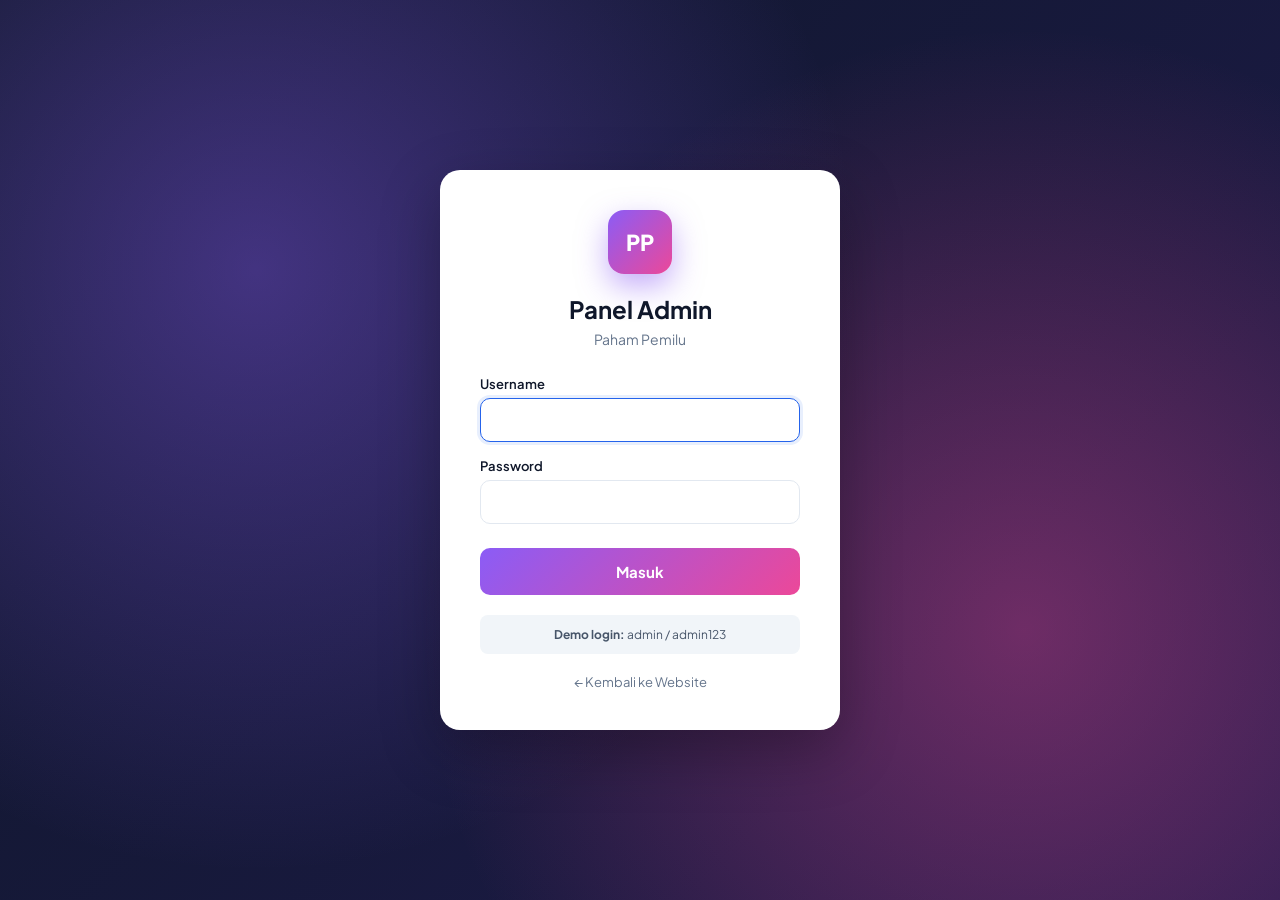
<file: admin/dashboard.html>
<!DOCTYPE html>
<html lang="id">
<head>
<meta charset="UTF-8">
<meta name="viewport" content="width=device-width,initial-scale=1">
<title>Dashboard — Admin</title>
<link rel="stylesheet" href="../assets/admin.css">
<link href="https://fonts.googleapis.com/css2?family=Plus+Jakarta+Sans:wght@400;500;600;700;800&display=swap" rel="stylesheet">
</head>
<body class="admin-layout" data-page="dashboard">
<aside id="sidebar" class="sidebar"></aside>
<main class="admin-main">
  <div class="topbar"><b>Halo, <span id="adminName"></span> 👋</b></div>
  <div id="flash"></div>

  <h1 class="page-title">Dashboard</h1>
  <p class="page-sub">Ringkasan konten yang tersedia di website</p>

  <div class="alert" style="background:#eff6ff;color:#1e40af;border:1px solid #dbeafe;margin-bottom:20px">
    ℹ️ <b>Mode Demo:</b> data tersimpan di browser Anda (localStorage). Di versi production, data akan tersimpan di database server.
  </div>

  <div class="stats-grid">
    <div class="stat-card">
      <div class="stat-icon blue">🎬</div>
      <div><div class="stat-num" id="cVideos">0</div><div class="stat-lbl">Video Pembelajaran</div></div>
    </div>
    <div class="stat-card">
      <div class="stat-icon green">📋</div>
      <div><div class="stat-num" id="cRules">0</div><div class="stat-lbl">Aturan Kepemiluan</div></div>
    </div>
    <div class="stat-card">
      <div class="stat-icon orange">📚</div>
      <div><div class="stat-num" id="cBooks">0</div><div class="stat-lbl">Referensi Buku</div></div>
    </div>
  </div>

  <div class="quick-links">
    <h3>Aksi Cepat</h3>
    <a href="videos.html" class="btn btn-primary">🎬 Kelola Video</a>
    <a href="rules.html" class="btn btn-primary">📋 Kelola Aturan</a>
    <a href="books.html" class="btn btn-primary">📚 Kelola Buku</a>
    <button onclick="resetData()" class="btn btn-secondary" style="margin-left:auto">🔄 Reset Data Demo</button>
  </div>
</main>

<script src="../assets/store.js"></script>
<script src="../assets/admin-header.js"></script>
<script>
document.getElementById('cVideos').textContent = APStore.getList('videos').length;
document.getElementById('cRules').textContent = APStore.getList('rules').length;
document.getElementById('cBooks').textContent = APStore.getList('books').length;

function resetData(){
  if (confirm('Reset semua data ke kondisi awal? Semua perubahan akan hilang.')) {
    APStore.reset();
    showFlash('Data berhasil direset ke kondisi awal');
    setTimeout(() => location.reload(), 800);
  }
}
</script>
</body>
</html>
</file>
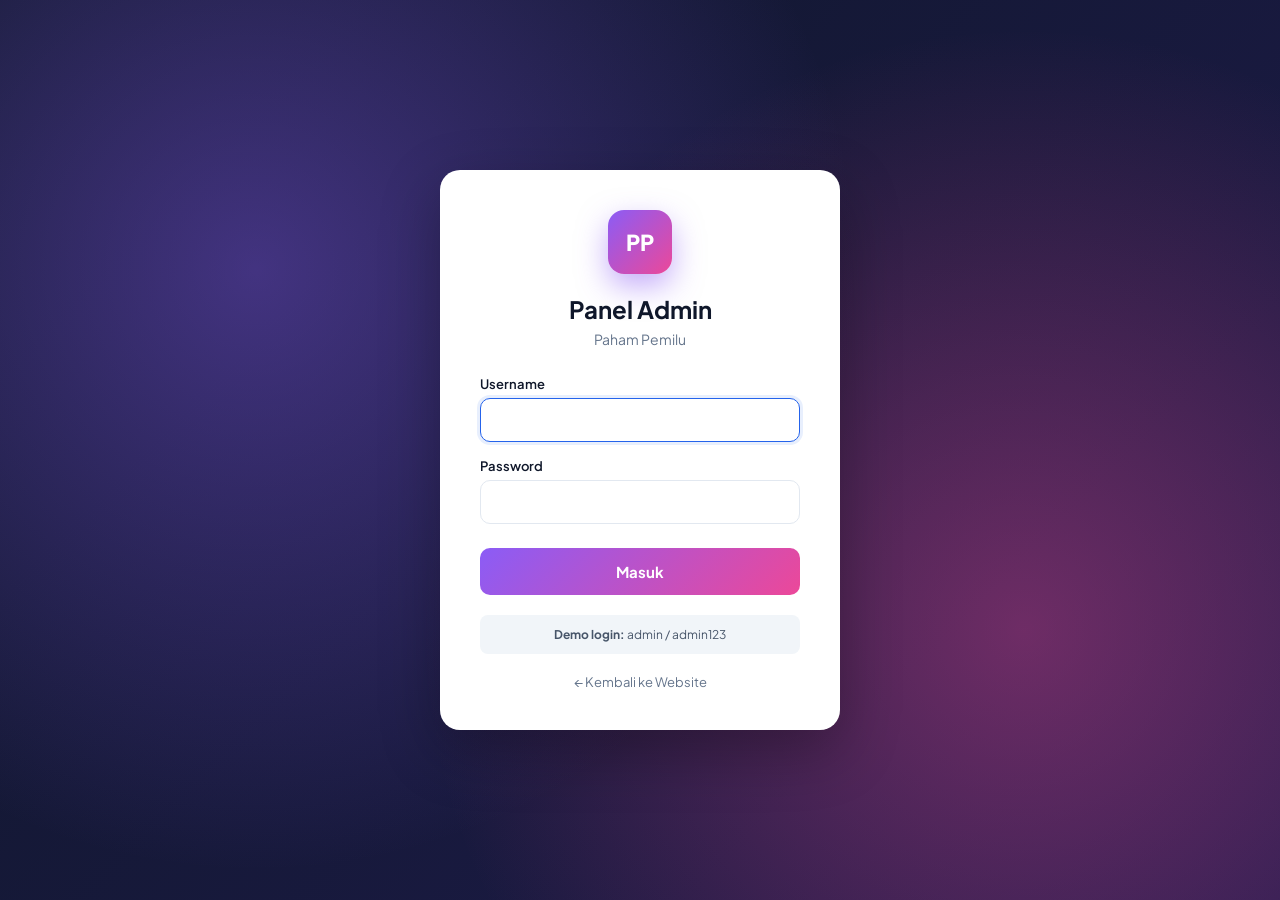
<file: admin/rules.html>
<!DOCTYPE html>
<html lang="id">
<head>
<meta charset="UTF-8">
<meta name="viewport" content="width=device-width,initial-scale=1">
<title>Aturan — Admin</title>
<link rel="stylesheet" href="../assets/admin.css">
<link href="https://fonts.googleapis.com/css2?family=Plus+Jakarta+Sans:wght@400;500;600;700;800&display=swap" rel="stylesheet">
</head>
<body class="admin-layout" data-page="rules">
<aside id="sidebar" class="sidebar"></aside>
<main class="admin-main">
  <div class="topbar"><b>Halo, <span id="adminName"></span> 👋</b></div>
  <div id="flash"></div>

  <div class="page-head">
    <div>
      <h1 class="page-title">Aturan Kepemiluan</h1>
      <p class="page-sub" id="countLabel">0 dokumen</p>
    </div>
    <button class="btn btn-primary" onclick="openForm()">+ Tambah Aturan</button>
  </div>

  <div class="table-wrap">
    <table>
      <thead>
        <tr><th>Judul</th><th>Kategori</th><th>Tanggal</th><th>Aksi</th></tr>
      </thead>
      <tbody id="tbody"></tbody>
    </table>
  </div>
</main>

<div class="form-modal" id="formModal">
  <div class="form-modal-box">
    <h2 id="formTitle">Tambah Aturan</h2>
    <form id="ruleForm" onsubmit="return saveRule(event)">
      <input type="hidden" name="id" value="0">
      <label>Judul Aturan</label>
      <input name="judul" required>
      <label>Kategori</label>
      <input name="kategori" value="Umum" placeholder="Contoh: PKPU, Undang-Undang">
      <label>Deskripsi</label>
      <textarea name="deskripsi" rows="3"></textarea>
      <label>URL File Dokumen (PDF/DOC)</label>
      <input name="file_path" placeholder="https://...">
      <p class="hint">Demo: gunakan URL ke file PDF. Di versi production, akan tersedia upload file langsung.</p>
      <div class="form-actions">
        <button class="btn btn-primary">💾 Simpan</button>
        <button type="button" class="btn btn-secondary" onclick="closeForm()">Batal</button>
      </div>
    </form>
  </div>
</div>

<script src="../assets/store.js"></script>
<script src="../assets/admin-header.js"></script>
<script>
function renderTable(){
  const list = APStore.getList('rules');
  document.getElementById('countLabel').textContent = list.length + ' dokumen';
  const tb = document.getElementById('tbody');
  if (!list.length) {
    tb.innerHTML = '<tr><td colspan="4" class="empty-row">Belum ada aturan</td></tr>';
    return;
  }
  tb.innerHTML = list.map(r => `
    <tr>
      <td><b>${esc(r.judul)}</b></td>
      <td><span class="tag-blue">${esc(r.kategori)}</span></td>
      <td>${formatDate(r.created_at)}</td>
      <td class="actions">
        ${r.file_path && r.file_path !== '#' ? `<a href="${esc(r.file_path)}" target="_blank" class="btn-sm view">Lihat</a>` : ''}
        <button class="btn-sm edit" onclick="openForm(${r.id})">Edit</button>
        <button class="btn-sm delete" onclick="deleteRule(${r.id})">Hapus</button>
      </td>
    </tr>`).join('');
}

function formatDate(iso){
  return new Date(iso).toLocaleDateString('id-ID', {day:'2-digit', month:'short', year:'numeric'});
}

function openForm(id){
  const modal = document.getElementById('formModal');
  const form = document.getElementById('ruleForm');
  form.reset();
  document.getElementById('formTitle').textContent = id ? 'Edit Aturan' : 'Tambah Aturan';
  if (id) {
    const r = APStore.getById('rules', id);
    if (!r) return;
    form.id.value = r.id;
    form.judul.value = r.judul;
    form.kategori.value = r.kategori;
    form.deskripsi.value = r.deskripsi || '';
    form.file_path.value = r.file_path === '#' ? '' : (r.file_path || '');
  } else {
    form.id.value = 0;
  }
  modal.classList.add('open');
}

function closeForm(){
  document.getElementById('formModal').classList.remove('open');
}

function saveRule(e){
  e.preventDefault();
  const form = e.target;
  const data = {
    judul: form.judul.value.trim(),
    kategori: form.kategori.value.trim() || 'Umum',
    deskripsi: form.deskripsi.value.trim(),
    file_path: form.file_path.value.trim() || '#'
  };
  const id = parseInt(form.id.value);
  if (id) { APStore.update('rules', id, data); showFlash('Aturan berhasil diperbarui'); }
  else { APStore.add('rules', data); showFlash('Aturan berhasil ditambahkan'); }
  closeForm();
  renderTable();
  return false;
}

function deleteRule(id){
  if (!confirm('Hapus aturan ini?')) return;
  APStore.remove('rules', id);
  showFlash('Aturan dihapus');
  renderTable();
}

renderTable();
</script>
</body>
</html>
</file>
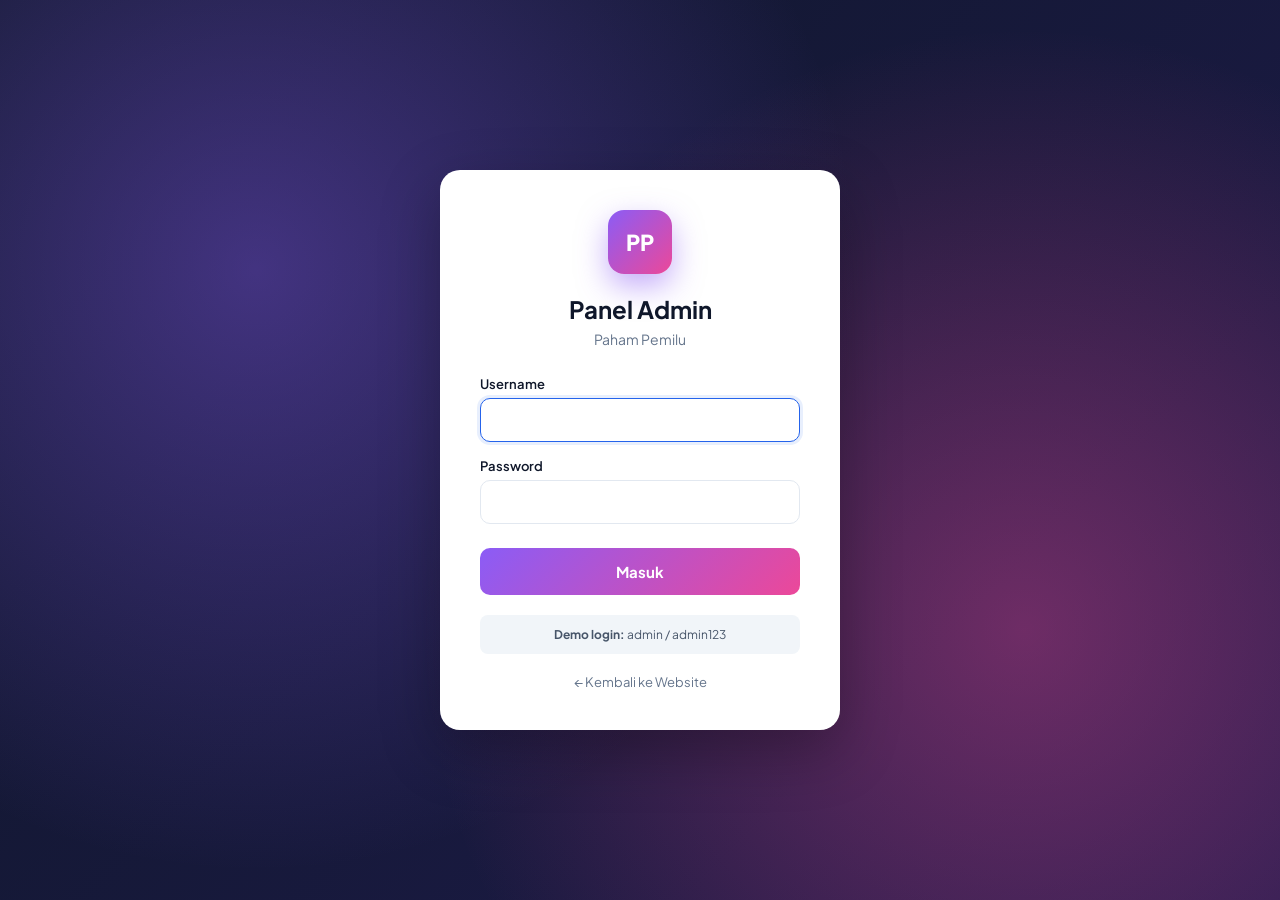
<file: admin/videos.html>
<!DOCTYPE html>
<html lang="id">
<head>
<meta charset="UTF-8">
<meta name="viewport" content="width=device-width,initial-scale=1">
<title>Video — Admin</title>
<link rel="stylesheet" href="../assets/admin.css">
<link href="https://fonts.googleapis.com/css2?family=Plus+Jakarta+Sans:wght@400;500;600;700;800&display=swap" rel="stylesheet">
</head>
<body class="admin-layout" data-page="videos">
<aside id="sidebar" class="sidebar"></aside>
<main class="admin-main">
  <div class="topbar"><b>Halo, <span id="adminName"></span> 👋</b></div>
  <div id="flash"></div>

  <div class="page-head">
    <div>
      <h1 class="page-title">Video Pembelajaran</h1>
      <p class="page-sub" id="countLabel">0 video</p>
    </div>
    <button class="btn btn-primary" onclick="openForm()">+ Tambah Video</button>
  </div>

  <div class="table-wrap">
    <table>
      <thead>
        <tr><th>Judul</th><th>Kategori</th><th>Tipe</th><th>Tanggal</th><th>Aksi</th></tr>
      </thead>
      <tbody id="tbody"></tbody>
    </table>
  </div>
</main>

<div class="form-modal" id="formModal">
  <div class="form-modal-box">
    <h2 id="formTitle">Tambah Video</h2>
    <form id="videoForm" onsubmit="return saveVideo(event)">
      <input type="hidden" name="id" value="0">
      <label>Judul Video</label>
      <input name="judul" required>
      <label>Kategori</label>
      <input name="kategori" value="Umum" placeholder="Contoh: Pemilu, Demokrasi">
      <label>Deskripsi</label>
      <textarea name="deskripsi" rows="3"></textarea>
      <label>URL YouTube</label>
      <input name="url" placeholder="https://youtube.com/watch?v=...">
      <p class="hint">Video akan diputar langsung di website menggunakan embed YouTube.</p>
      <div class="form-actions">
        <button class="btn btn-primary">💾 Simpan</button>
        <button type="button" class="btn btn-secondary" onclick="closeForm()">Batal</button>
      </div>
    </form>
  </div>
</div>

<script src="../assets/store.js"></script>
<script src="../assets/admin-header.js"></script>
<script>
let editingId = null;

function renderTable(){
  const list = APStore.getList('videos');
  document.getElementById('countLabel').textContent = list.length + ' video';
  const tb = document.getElementById('tbody');
  if (!list.length) {
    tb.innerHTML = '<tr><td colspan="5" class="empty-row">Belum ada video</td></tr>';
    return;
  }
  tb.innerHTML = list.map(v => `
    <tr>
      <td><b>${esc(v.judul)}</b></td>
      <td><span class="tag-blue">${esc(v.kategori)}</span></td>
      <td>${v.tipe === 'youtube' ? 'YouTube' : 'File'}</td>
      <td>${formatDate(v.created_at)}</td>
      <td class="actions">
        <button class="btn-sm edit" onclick="openForm(${v.id})">Edit</button>
        <button class="btn-sm delete" onclick="deleteVideo(${v.id})">Hapus</button>
      </td>
    </tr>`).join('');
}

function formatDate(iso){
  const d = new Date(iso);
  return d.toLocaleDateString('id-ID', {day:'2-digit', month:'short', year:'numeric'});
}

function openForm(id){
  editingId = id || null;
  const modal = document.getElementById('formModal');
  const form = document.getElementById('videoForm');
  form.reset();
  document.getElementById('formTitle').textContent = id ? 'Edit Video' : 'Tambah Video';
  if (id) {
    const v = APStore.getById('videos', id);
    if (!v) return;
    form.id.value = v.id;
    form.judul.value = v.judul;
    form.kategori.value = v.kategori;
    form.deskripsi.value = v.deskripsi || '';
    form.url.value = v.url || '';
  } else {
    form.id.value = 0;
  }
  modal.classList.add('open');
}

function closeForm(){
  document.getElementById('formModal').classList.remove('open');
  editingId = null;
}

function saveVideo(e){
  e.preventDefault();
  const form = e.target;
  const data = {
    judul: form.judul.value.trim(),
    kategori: form.kategori.value.trim() || 'Umum',
    deskripsi: form.deskripsi.value.trim(),
    tipe: 'youtube',
    url: form.url.value.trim()
  };
  const id = parseInt(form.id.value);
  if (id) {
    APStore.update('videos', id, data);
    showFlash('Video berhasil diperbarui');
  } else {
    APStore.add('videos', data);
    showFlash('Video berhasil ditambahkan');
  }
  closeForm();
  renderTable();
  return false;
}

function deleteVideo(id){
  if (!confirm('Hapus video ini?')) return;
  APStore.remove('videos', id);
  showFlash('Video dihapus');
  renderTable();
}

renderTable();
</script>
</body>
</html>
</file>
<file: assets/public.css>
@import url('https://fonts.googleapis.com/css2?family=Nunito:wght@400;600;700;800;900&display=swap');

:root {
  --navy: #0A2540;
  --red: #E31E24;
  --blue: #0066FF;
  --green: #00C853;
  --orange: #FF9800;
  --yellow: #FFC107;
  --bg-body: #F4F7FB;
  --text-gray: #64748b;
  --shadow-card: 0 8px 24px rgba(10, 37, 64, 0.06);
}

* { margin: 0; padding: 0; box-sizing: border-box; }
body {
  font-family: 'Nunito', sans-serif;
  background-color: var(--bg-body);
  color: var(--navy);
  overflow-x: hidden;
}

.container { max-width: 1200px; margin: 0 auto; padding: 0 20px; }

/* ================= NAVBAR ================= */
.site-header {
  background: #fff;
  position: sticky; top: 0; z-index: 100;
  box-shadow: 0 2px 10px rgba(0,0,0,0.03);
}
.nav-container {
  display: flex; align-items: center; justify-content: space-between;
  height: 80px;
}
.brand { display: flex; align-items: center; gap: 10px; text-decoration: none; }
.brand-logo {
  width: 44px; height: 44px;
  border: 2px solid var(--navy); border-radius: 12px;
  display: flex; align-items: center; justify-content: center;
  padding: 6px;
}
.brand-logo svg { width: 100%; height: 100%; }
.brand-text { line-height: 1.1; }
.brand-title { font-weight: 900; font-size: 18px; color: var(--navy); letter-spacing: -0.5px; }

/* WADAH KANAN (Navigasi & Pencarian) */
.nav-right {
  display: flex;
  align-items: center;
  gap: 20px;
}

.nav-links { display: flex; gap: 8px; }
.nav-links a {
  display: flex; align-items: center; gap: 6px;
  text-decoration: none; color: var(--navy);
  font-weight: 700; font-size: 14px;
  padding: 8px 16px; border-radius: 100px;
  transition: all 0.2s;
}
.nav-links a:hover { background: #f1f5f9; }
.nav-links a.active { background: var(--blue); color: #fff; }

.nav-search { position: relative; }
.nav-search input {
  padding: 10px 16px 10px 40px;
  border: 1px solid #e2e8f0; border-radius: 100px;
  font-family: inherit; font-size: 14px; outline: none;
  width: 220px; transition: 0.3s; background: #f8fafc;
}
.nav-search input:focus { border-color: var(--blue); width: 260px; background: #fff; }
.search-icon {
  position: absolute; left: 14px; top: 50%; transform: translateY(-50%);
  font-size: 14px; color: var(--text-gray);
}

/* ================= HERO SECTION ================= */
.hero-section {
  position: relative;
  height: 480px;
  background: #dbeafe;
  display: flex; align-items: center;
}
.hero-bg { position: absolute; inset: 0; z-index: 1; overflow: hidden; }
.hero-image { width: 100%; height: 100%; object-fit: cover; object-position: right center; }
.hero-overlay {
  position: absolute; inset: 0;
  background: linear-gradient(to right, rgba(244,247,251,1) 0%, rgba(244,247,251,0.9) 40%, rgba(244,247,251,0) 70%);
}
.hero-content { position: relative; z-index: 2; width: 100%; }
.hero-text { max-width: 500px; }
.hero-text h1 {
  font-size: 56px; font-weight: 900; letter-spacing: -2px; line-height: 1; margin-bottom: 12px;
}
.text-navy { color: var(--navy); }
.text-red { color: var(--red) !important; }
.hero-text h2 {
  font-size: 32px; font-weight: 800; line-height: 1.2; color: var(--navy); margin-bottom: 16px;
}
.hero-text p {
  font-size: 18px; font-weight: 600; color: var(--text-gray); line-height: 1.4; margin-bottom: 32px;
}
.btn-hero {
  display: inline-flex; align-items: center; gap: 12px;
  background: var(--yellow); color: var(--navy);
  padding: 14px 28px; border-radius: 100px;
  text-decoration: none; font-weight: 800; font-size: 16px;
  box-shadow: 0 8px 20px rgba(255, 193, 7, 0.4);
  transition: transform 0.2s;
}
.btn-hero:hover { transform: translateY(-2px); }
.btn-icon {
  background: var(--navy); color: #fff;
  width: 24px; height: 24px; border-radius: 50%;
  display: flex; align-items: center; justify-content: center; font-size: 10px;
}

/* ================= CATEGORY CARDS ================= */
.category-wrapper { position: relative; z-index: 10; margin-top: -50px; margin-bottom: 40px; }
.category-grid { display: grid; grid-template-columns: repeat(3, 1fr); gap: 20px; }
.cat-card {
  display: flex; align-items: center; gap: 16px;
  padding: 20px 24px; border-radius: 20px;
  text-decoration: none; color: #fff;
  box-shadow: 0 12px 24px rgba(0,0,0,0.1);
  transition: transform 0.3s;
}
.cat-card:hover { transform: translateY(-5px); }
.cat-blue { background: linear-gradient(135deg, #2979FF, #0066FF); }
.cat-green { background: linear-gradient(135deg, #00E676, #00C853); }
.cat-orange { background: linear-gradient(135deg, #FFB300, #FF9800); }

.cat-icon {
  width: 52px; height: 52px; background: #fff; border-radius: 50%;
  display: flex; align-items: center; justify-content: center;
  font-size: 22px; flex-shrink: 0;
}
.cat-blue .cat-icon { color: var(--blue); }
.cat-green .cat-icon { color: var(--green); }
.cat-orange .cat-icon { color: var(--orange); }

.cat-text { flex: 1; }
.cat-text h3 { font-size: 18px; font-weight: 800; line-height: 1.2; }
.cat-arrow { font-size: 18px; opacity: 0.8; }

/* ================= CONTENT BOXES (Sections) ================= */
.main-content { display: flex; flex-direction: column; gap: 32px; padding-bottom: 60px; }
.content-box {
  background: #fff; border-radius: 24px; padding: 32px;
  box-shadow: var(--shadow-card);
  border: 1px solid #edf2f7;
}
.box-header {
  display: flex; justify-content: space-between; align-items: center; margin-bottom: 24px;
}
.header-left { display: flex; align-items: center; gap: 16px; }
.header-icon {
  width: 48px; height: 48px; border-radius: 14px;
  display: flex; align-items: center; justify-content: center; font-size: 24px;
}
.icon-blue { background: #eff6ff; color: var(--blue); }
.icon-green { background: #f0fdf4; color: var(--green); }
.icon-orange { background: #fff7ed; color: var(--orange); }
.header-left h2 { font-size: 24px; font-weight: 900; color: var(--navy); }
.header-left p { font-size: 14px; color: var(--text-gray); font-weight: 600; margin-top: 2px; }

.btn-lihat {
  text-decoration: none; color: var(--navy);
  font-weight: 700; font-size: 14px;
  padding: 8px 20px; border: 2px solid #e2e8f0; border-radius: 100px;
  transition: 0.2s;
}
.btn-lihat:hover { border-color: var(--navy); background: var(--navy); color: #fff; }

/* --- VIDEO CARDS --- */
.video-grid { display: grid; grid-template-columns: repeat(3, 1fr); gap: 20px; }
.v-card { cursor: pointer; transition: transform 0.3s; }
.v-card:hover { transform: translateY(-4px); }
.v-thumb {
  aspect-ratio: 16/9; border-radius: 16px; background: #e2e8f0 center/cover;
  position: relative; overflow: hidden; margin-bottom: 12px;
}
.v-play {
  position: absolute; top: 50%; left: 50%; transform: translate(-50%, -50%);
  width: 50px; height: 50px; background: rgba(255,255,255,0.9);
  border-radius: 50%; display: flex; align-items: center; justify-content: center;
  color: var(--blue); font-size: 16px; padding-left: 4px;
  box-shadow: 0 4px 12px rgba(0,0,0,0.2);
}
.v-info { display: flex; gap: 10px; }
.v-yt-icon { color: var(--red); font-size: 18px; margin-top: 2px; }
.v-info h3 { font-size: 15px; font-weight: 800; color: var(--navy); line-height: 1.3; margin-bottom: 4px; }
.v-info p { font-size: 13px; color: var(--text-gray); font-weight: 600; }

/* --- RULES CARDS --- */
.rule-grid { display: grid; grid-template-columns: repeat(3, 1fr); gap: 20px; }
.r-card {
  background: #f8fafc; border: 1px solid #e2e8f0; border-radius: 16px;
  padding: 20px; display: flex; gap: 16px;
}
.r-icon {
  width: 48px; height: 48px; background: #fff; border-radius: 12px;
  display: flex; align-items: center; justify-content: center;
  font-size: 24px; box-shadow: 0 2px 6px rgba(0,0,0,0.05); flex-shrink: 0;
}
.r-info { flex: 1; }
.r-badge {
  display: inline-block; background: #dbeafe; color: var(--blue);
  font-size: 11px; font-weight: 800; padding: 4px 10px; border-radius: 100px; margin-bottom: 8px;
}
.r-info h3 { font-size: 15px; font-weight: 800; line-height: 1.3; margin-bottom: 4px; }
.r-info p { font-size: 13px; color: var(--text-gray); font-weight: 600; margin-bottom: 12px; }
.r-btn {
  display: inline-block; background: var(--blue); color: #fff;
  text-decoration: none; font-size: 12px; font-weight: 700;
  padding: 6px 16px; border-radius: 100px; transition: 0.2s;
}
.r-btn:hover { background: #0052cc; }

/* --- BOOK CARDS --- */
.book-grid { display: grid; grid-template-columns: repeat(5, 1fr); gap: 16px; }
.b-card { border-radius: 12px; overflow: hidden; box-shadow: 0 4px 12px rgba(0,0,0,0.08); transition: transform 0.3s; }
.b-card:hover { transform: translateY(-4px); }
.b-cover {
  aspect-ratio: 3/4; position: relative;
  display: flex; align-items: center; justify-content: center;
  padding: 16px; text-align: center;
  background-size: cover; background-position: center; background-repeat: no-repeat;
}
.b-cover img { position: absolute; inset: 0; width: 100%; height: 100%; object-fit: cover; }

/* Overlay gelap saat buku memakai gambar sampul agar judul tetap terbaca */
.b-cover.has-cover-img {
  align-items: flex-end;
  padding-bottom: 18px;
}
.b-cover.has-cover-img::after {
  content: "";
  position: absolute;
  inset: 0;
  background: linear-gradient(to top, rgba(10, 37, 64, 0.88) 0%, rgba(10, 37, 64, 0.2) 55%, transparent 100%);
  z-index: 1;
}
.b-cover.has-cover-img h3 {
  color: #ffffff;
  text-shadow: 0 2px 6px rgba(0,0,0,0.65);
}

/* Desain Cover CSS jika tidak ada gambar */
.c-navy { background: linear-gradient(135deg, #0A2540, #1e3a8a); color: #fff; }
.c-white { background: #fff; color: var(--navy); border: 1px solid #e2e8f0; }
.c-red { background: linear-gradient(135deg, #E31E24, #991b1b); color: #fff; }
.c-blue { background: linear-gradient(135deg, #0066FF, #1e40af); color: #fff; }
.c-yellow { background: linear-gradient(135deg, #FFC107, #f59e0b); color: var(--navy); }
.b-cover h3 { font-size: 16px; font-weight: 900; line-height: 1.2; position: relative; z-index: 2; }

/* ================= VIDEO PENJELASAN WEBSITE ================= */
.guide-video-wrapper {
  position: relative;
  width: 100%;
  max-width: 860px;
  margin: 0 auto;
  aspect-ratio: 16 / 9;
  border-radius: 16px;
  overflow: hidden;
  background: var(--navy);
  box-shadow: 0 10px 25px rgba(10, 37, 64, 0.12);
}
.guide-video-wrapper iframe,
.guide-video-wrapper video {
  position: absolute;
  top: 0; left: 0;
  width: 100%; height: 100%;
  border: none;
  object-fit: cover;
}
.guide-caption {
  text-align: center;
  margin-top: 14px;
  color: var(--text-gray);
  font-size: 14px;
  font-weight: 600;
}

/* ================= VIDEO TESTIMONI ================= */
.testimoni-grid {
  display: grid;
  grid-template-columns: repeat(3, 1fr);
  gap: 20px;
}
.testimoni-card {
  background: #f8fafc;
  border: 1px solid #e2e8f0;
  border-radius: 16px;
  overflow: hidden;
  box-shadow: 0 4px 12px rgba(10, 37, 64, 0.05);
  transition: transform 0.3s;
}
.testimoni-card:hover { transform: translateY(-4px); }
.testimoni-video-box {
  position: relative;
  width: 100%;
  aspect-ratio: 16 / 9;
  background: var(--navy);
}
.testimoni-video-box iframe,
.testimoni-video-box video {
  position: absolute;
  top: 0; left: 0;
  width: 100%; height: 100%;
  border: none;
  object-fit: cover;
}
.testimoni-info {
  padding: 16px;
}
.testimoni-info h4 {
  font-size: 16px;
  font-weight: 800;
  color: var(--navy);
  margin-bottom: 4px;
}
.testimoni-info p {
  font-size: 13px;
  font-weight: 600;
  color: var(--text-gray);
  line-height: 1.4;
}

/* ================= EMPTY STATE ================= */
.empty {
  grid-column: 1 / -1;
  text-align: center;
  padding: 32px;
  color: var(--text-gray);
  font-weight: 700;
  background: #f8fafc;
  border-radius: 16px;
  border: 1px dashed #cbd5e1;
}

/* ================= FOOTER ================= */
.site-footer {
  background: var(--navy); color: #fff; position: relative; padding: 40px 0;
  margin-top: 40px;
}
.footer-wave {
  position: absolute; top: -20px; left: 0; right: 0; height: 40px;
  background: url('data:image/svg+xml;utf8,<svg viewBox="0 0 1440 40" fill="none" xmlns="http://www.w3.org/2000/svg"><path d="M0 40V20C240 40 480 0 720 20C960 40 1200 0 1440 20V40H0Z" fill="%230A2540"/></svg>') no-repeat center/cover;
}
.footer-content {
  display: flex; align-items: center; justify-content: space-between;
}
.footer-brand { display: flex; align-items: center; gap: 10px; }
.footer-tagline { font-size: 18px; font-weight: 700; line-height: 1.4; text-align: right; opacity: 0.9; }

/* ================= MODAL ================= */
.modal { position: fixed; inset: 0; background: rgba(10, 37, 64, 0.9); display: none; align-items: center; justify-content: center; z-index: 1000; padding: 20px; backdrop-filter: blur(4px); }
.modal.open { display: flex; }

/* Pastikan Modal Video selalu di atas Modal "Lihat Semua" */
#videoModal {
  z-index: 2000 !important;
}

/* PERBAIKAN PADA MODAL BOX */
.modal-box { 
  background: #000; 
  border-radius: 16px; 
  max-width: 900px; 
  width: 100%; 
  position: relative; 
  overflow: hidden;
  box-shadow: 0 25px 50px rgba(0,0,0,0.5);
}

/* WADAH VIDEO DI MODAL (Selaras dengan index.html terbaru) */
#videoContent {
  width: 100%;
  background: #000;
}
.modal-box iframe,
.modal-box video { 
  width: 100%; 
  aspect-ratio: 16/9; 
  display: block; 
  border: none; 
}

/* PERBAIKAN PADA TOMBOL CLOSE (X) */
.modal-close { 
  position: absolute; 
  top: 12px;       
  right: 12px; 
  background: rgba(255, 255, 255, 0.95); 
  color: var(--navy);
  border: none; 
  width: 36px; 
  height: 36px; 
  border-radius: 50%; 
  cursor: pointer; 
  font-weight: bold; 
  font-size: 16px;
  z-index: 9999;
  display: flex; 
  align-items: center; 
  justify-content: center;
  box-shadow: 0 2px 10px rgba(0,0,0,0.3);
  transition: 0.2s;
}
.modal-close:hover { 
  transform: scale(1.1); 
  background: #fff; 
}

/* Responsive */
@media (max-width: 992px) {
  .nav-links { display: none; }
  .hero-section { height: auto; padding: 60px 0; }
  .hero-overlay { background: rgba(244,247,251,0.85); }
  .hero-text { margin: 0 auto; text-align: center; }
  .hero-text h1 { font-size: 46px; }
  .category-grid { grid-template-columns: 1fr; margin-top: 20px; }
  .video-grid, .rule-grid, .testimoni-grid { grid-template-columns: 1fr 1fr; }
  .book-grid { grid-template-columns: repeat(3, 1fr); }
  .footer-content { flex-direction: column; gap: 24px; text-align: center; }
  .footer-tagline { text-align: center; }
}

@media (max-width: 768px) {
  .nav-search { display: none; }
  .video-grid, .rule-grid, .testimoni-grid { grid-template-columns: 1fr; }
  .book-grid { grid-template-columns: 1fr 1fr; }
  .box-header { flex-direction: column; align-items: flex-start; gap: 16px; }
  .header-left { flex-direction: row; }
}

/* ================= MODAL TAMBAHAN ================= */
.large-modal {
  max-width: 800px;
  background: #fff;
  padding: 32px;
  border-radius: 20px;
  color: var(--navy);
  overflow: visible; 
}
.modal-scroll-area {
  max-height: 60vh;
  overflow-y: auto;
  padding-right: 10px;
}
.modal-scroll-area::-webkit-scrollbar { width: 8px; }
.modal-scroll-area::-webkit-scrollbar-track { background: #f1f5f9; border-radius: 4px; }
.modal-scroll-area::-webkit-scrollbar-thumb { background: #cbd5e1; border-radius: 4px; }

/* ===== TENTANG ===== */
.tentang-content p {
  margin-bottom: 16px;
  line-height: 1.6;
  color: var(--text-gray);
  font-size: 15px;
}

/* ===== QUIZ ===== */
.quiz-container { max-height: 70vh; overflow-y: auto; padding-right: 10px; }
.quiz-item { margin-bottom: 24px; background: #f8fafc; padding: 20px; border-radius: 12px; border: 1px solid #e2e8f0; }
.quiz-question { font-weight: 700; font-size: 16px; margin-bottom: 12px; color: var(--navy); }
.quiz-options { display: flex; flex-direction: column; gap: 10px; }
.quiz-label { display: flex; align-items: center; gap: 10px; cursor: pointer; font-size: 15px; padding: 10px; background: #fff; border-radius: 8px; border: 1px solid #e2e8f0; transition: 0.2s; }
.quiz-label:hover { background: #eff6ff; border-color: #bfdbfe; }
.quiz-label input[type="radio"] { accent-color: var(--blue); width: 18px; height: 18px; }
.btn-submit-quiz { width: 100%; padding: 14px; background: var(--blue); color: #fff; font-size: 16px; font-weight: 700; border: none; border-radius: 10px; cursor: pointer; transition: 0.3s; margin-top: 16px; }
.btn-submit-quiz:hover { background: #0052cc; }

/* Hasil Quiz */
.quiz-result { text-align: center; padding: 20px 0; }
.quiz-result h3 { font-size: 20px; color: var(--navy); margin-bottom: 16px; }
.score-circle { width: 120px; height: 120px; border-radius: 50%; background: #eff6ff; color: var(--blue); font-size: 40px; font-weight: 900; display: flex; align-items: center; justify-content: center; margin: 0 auto 16px; border: 6px solid #bfdbfe; }
.score-text { font-size: 16px; font-weight: 700; color: var(--navy); margin-bottom: 8px; }
.score-message { font-size: 15px; color: var(--text-gray); margin-bottom: 24px; }
</file>
<file: assets/admin.css>
*{margin:0;padding:0;box-sizing:border-box}
body{font-family:'Plus Jakarta Sans',sans-serif;background:#f1f5f9;color:#0f172a;font-size:14px}

/* LOGIN */
.login-page{display:flex;align-items:center;justify-content:center;min-height:100vh;background:linear-gradient(135deg,#2563eb,#7c3aed);padding:20px}
.login-box{background:#fff;padding:40px;border-radius:20px;width:100%;max-width:400px;box-shadow:0 20px 60px rgba(0,0,0,.3);text-align:center}
.login-logo{width:64px;height:64px;background:linear-gradient(135deg,#2563eb,#7c3aed);border-radius:16px;margin:0 auto 20px;display:flex;align-items:center;justify-content:center;color:#fff;font-weight:800;font-size:22px}
.login-box h1{font-size:24px;margin-bottom:6px}
.login-box p{color:#64748b;margin-bottom:28px;font-size:14px}
.login-box label{display:block;text-align:left;font-size:13px;font-weight:600;margin-bottom:6px;margin-top:16px}
.login-box input{width:100%;padding:12px 14px;border:1px solid #e2e8f0;border-radius:10px;font-family:inherit;font-size:14px;outline:none}
.login-box input:focus{border-color:#2563eb;box-shadow:0 0 0 3px rgba(37,99,235,.1)}
.login-box button{width:100%;padding:14px;background:#2563eb;color:#fff;border:none;border-radius:10px;font-weight:700;font-size:15px;cursor:pointer;margin-top:24px;font-family:inherit}
.login-box button:hover{background:#1d4ed8}
.back-link{display:inline-block;margin-top:20px;color:#64748b;text-decoration:none;font-size:13px}
.back-link:hover{color:#2563eb}

/* LAYOUT */
.admin-layout{display:flex;min-height:100vh}
.sidebar{width:260px;background:#0f172a;color:#cbd5e1;padding:24px 0;display:flex;flex-direction:column;position:fixed;height:100vh;left:0;top:0}
.side-brand{display:flex;gap:12px;align-items:center;padding:0 24px 24px;border-bottom:1px solid #1e293b;color:#fff;font-size:13px}
.side-icon{width:40px;height:40px;background:linear-gradient(135deg,#2563eb,#7c3aed);border-radius:10px;display:flex;align-items:center;justify-content:center;color:#fff;font-weight:800;flex-shrink:0}
.side-brand small{color:#64748b}
.sidebar nav{padding:20px 12px;flex:1}
.sidebar nav a{display:block;padding:11px 16px;color:#cbd5e1;text-decoration:none;border-radius:8px;margin-bottom:4px;font-weight:500;font-size:14px}
.sidebar nav a:hover{background:#1e293b;color:#fff}
.sidebar nav a.active{background:#2563eb;color:#fff}
.side-footer{padding:16px 12px;border-top:1px solid #1e293b}
.side-footer a{display:block;padding:10px 16px;color:#94a3b8;text-decoration:none;font-size:13px;border-radius:8px}
.side-footer a:hover{background:#1e293b;color:#fff}
.side-footer .logout:hover{background:#dc2626;color:#fff}

.admin-main{margin-left:260px;padding:32px;flex:1;min-width:0}
.topbar{margin-bottom:24px;font-size:15px}

.page-title{font-size:26px;font-weight:800;margin-bottom:4px}
.page-sub{color:#64748b;margin-bottom:24px}
.page-head{display:flex;justify-content:space-between;align-items:center;margin-bottom:24px;flex-wrap:wrap;gap:12px}

/* DASHBOARD STATS */
.stats-grid{display:grid;grid-template-columns:repeat(auto-fit,minmax(220px,1fr));gap:20px;margin-bottom:32px}
.stat-card{background:#fff;border-radius:16px;padding:24px;display:flex;gap:16px;align-items:center;box-shadow:0 1px 3px rgba(0,0,0,.05)}
.stat-icon{width:56px;height:56px;border-radius:12px;display:flex;align-items:center;justify-content:center;font-size:24px;flex-shrink:0}
.stat-icon.blue{background:#dbeafe}
.stat-icon.green{background:#dcfce7}
.stat-icon.orange{background:#fed7aa}
.stat-num{font-size:28px;font-weight:800}
.stat-lbl{font-size:13px;color:#64748b}

.quick-links{background:#fff;padding:24px;border-radius:16px}
.quick-links h3{margin-bottom:16px}
.quick-links .btn{margin-right:8px}

/* TABLES */
.table-wrap{background:#fff;border-radius:16px;overflow:hidden;box-shadow:0 1px 3px rgba(0,0,0,.05)}
table{width:100%;border-collapse:collapse}
thead{background:#f8fafc}
th{padding:14px 20px;text-align:left;font-weight:600;font-size:13px;color:#475569;border-bottom:1px solid #e2e8f0}
td{padding:14px 20px;border-bottom:1px solid #f1f5f9;font-size:14px}
tbody tr:hover{background:#f8fafc}
.empty-row{text-align:center;color:#94a3b8;padding:40px!important}

.tag-blue{display:inline-block;background:#dbeafe;color:#1e40af;font-size:11px;padding:3px 10px;border-radius:100px;font-weight:600}

/* BUTTONS */
.btn{display:inline-block;padding:10px 20px;border-radius:10px;font-size:14px;font-weight:600;text-decoration:none;border:none;cursor:pointer;font-family:inherit;transition:all .15s}
.btn-primary{background:#2563eb;color:#fff}
.btn-primary:hover{background:#1d4ed8}
.btn-secondary{background:#e2e8f0;color:#0f172a}
.btn-secondary:hover{background:#cbd5e1}

.btn-sm{display:inline-block;padding:6px 12px;border-radius:6px;font-size:12px;font-weight:600;text-decoration:none;margin-right:4px}
.btn-sm.view{background:#dcfce7;color:#166534}
.btn-sm.edit{background:#fef3c7;color:#92400e}
.btn-sm.delete{background:#fee2e2;color:#991b1b}
.actions{white-space:nowrap}

/* FORMS */
.card-form{background:#fff;padding:32px;border-radius:16px;max-width:720px}
.card-form label{display:block;font-size:13px;font-weight:600;margin-bottom:6px;margin-top:16px;color:#334155}
.card-form label:first-child{margin-top:0}
.card-form input,.card-form select,.card-form textarea{width:100%;padding:11px 14px;border:1px solid #e2e8f0;border-radius:10px;font-family:inherit;font-size:14px;outline:none;background:#fff}
.card-form input:focus,.card-form select:focus,.card-form textarea:focus{border-color:#2563eb;box-shadow:0 0 0 3px rgba(37,99,235,.1)}
.card-form textarea{resize:vertical}
.card-form .hint{font-size:12px;color:#64748b;margin-top:6px}
.form-actions{margin-top:24px;display:flex;gap:10px}
.row-2{display:grid;grid-template-columns:1fr 1fr;gap:16px}

/* ALERTS */
.alert{padding:14px 18px;border-radius:10px;margin-bottom:20px;font-size:14px;font-weight:500}
.alert.success{background:#dcfce7;color:#166534;border:1px solid #bbf7d0}
.alert.error{background:#fee2e2;color:#991b1b;border:1px solid #fecaca}

@media(max-width:768px){
  .sidebar{width:100%;height:auto;position:relative}
  .admin-main{margin-left:0;padding:20px}
  .row-2{grid-template-columns:1fr}
}

/* === MODAL FORM (tambahan) === */
.form-modal {
  position: fixed;
  inset: 0;
  background: rgba(0,0,0,.6);
  display: none;
  align-items: flex-start;
  justify-content: center;
  z-index: 100;
  padding: 30px 20px;
  overflow-y: auto;
}
.form-modal.open { display: flex; }
.form-modal-box {
  background: #fff;
  border-radius: 16px;
  max-width: 640px;
  width: 100%;
  padding: 32px;
  margin: auto;
}
.form-modal-box h2 { margin-bottom: 20px; font-size: 20px; }
</file>
